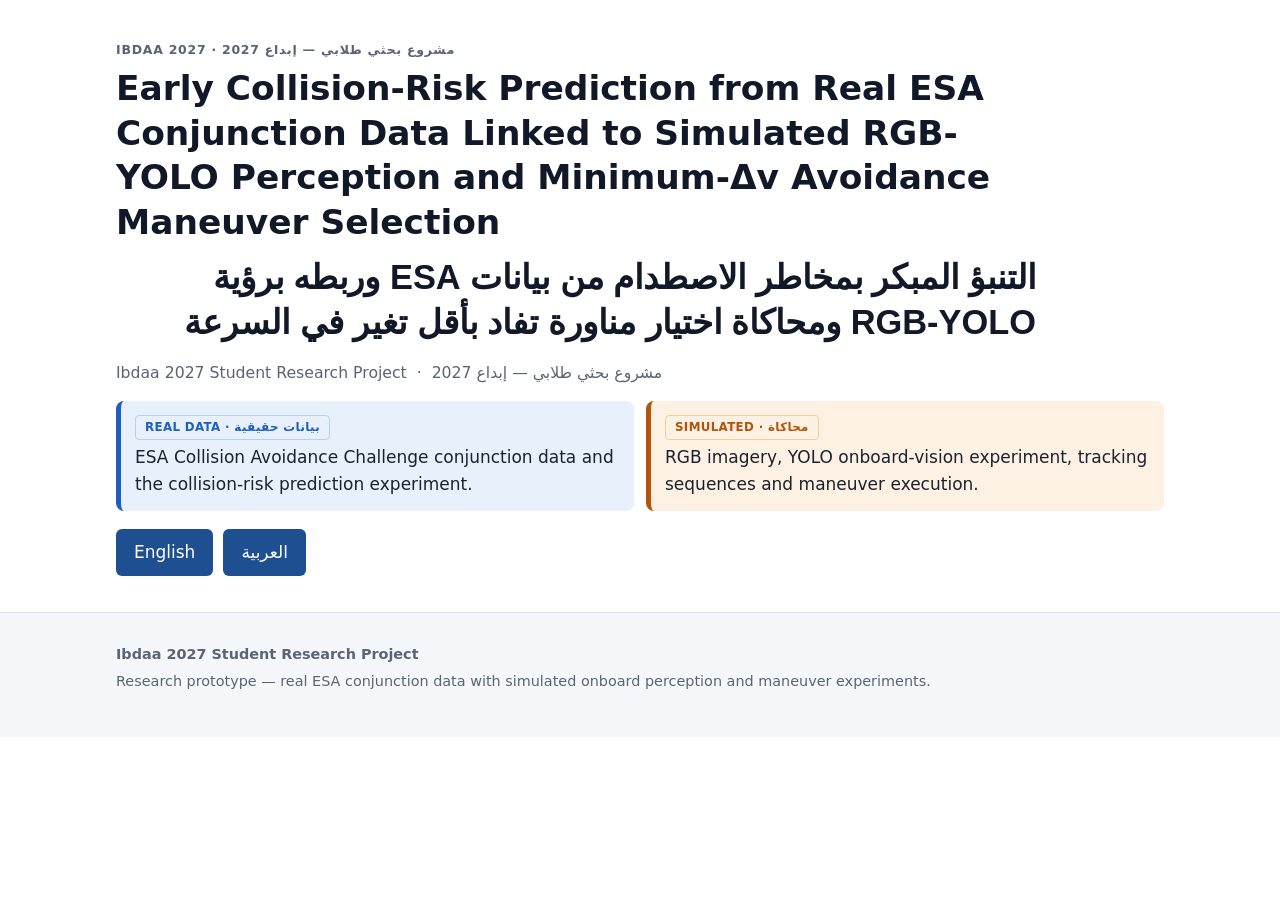
<file: index.html>
<!doctype html>
<html lang="en" dir="ltr">
<head>
<meta charset="utf-8">
<meta name="viewport" content="width=device-width, initial-scale=1">
<title>Early Collision-Risk Prediction from Real ESA Conjunction Data Linked to Simulated RGB-YOLO Perception and Minimum-Δv Avoidance Maneuver Selection</title>
<meta name="description" content="Student research prototype: real ESA conjunction data for early collision-risk prediction, linked to simulated onboard RGB-YOLO perception, tracking and minimum-Δv avoidance maneuver selection.">
<meta name="author" content="Ibdaa 2027 Student Research Project">
<link rel="stylesheet" href="assets/css/style.css">
</head>
<body>
<main><section class="hero"><div class="wrap">
<div class="kicker">Ibdaa 2027 · مشروع بحثي طلابي — إبداع 2027</div>
<h1>Early Collision-Risk Prediction from Real ESA Conjunction Data Linked to Simulated RGB-YOLO Perception and Minimum-Δv Avoidance Maneuver Selection</h1>
<h1 lang="ar" dir="rtl" style="font-family:var(--font-ar)">التنبؤ المبكر بمخاطر الاصطدام من بيانات ESA وربطه برؤية RGB-YOLO ومحاكاة اختيار مناورة تفاد بأقل تغير في السرعة</h1>
<p class="attribution">Ibdaa 2027 Student Research Project &nbsp;·&nbsp; <span lang="ar">مشروع بحثي طلابي — إبداع 2027</span></p>
<div class="disclosure">
<div class="real-box"><span class="tag real">REAL DATA · بيانات حقيقية</span><p>ESA Collision Avoidance Challenge conjunction data and the collision-risk prediction experiment.</p></div>
<div class="sim-box"><span class="tag sim">SIMULATED · محاكاة</span><p>RGB imagery, YOLO onboard-vision experiment, tracking sequences and maneuver execution.</p></div>
</div>
<div class="btn-row"><a class="btn" href="en/" hreflang="en">English</a><a class="btn" href="ar/" hreflang="ar" lang="ar">العربية</a></div>
</div></section></main>
<footer><div class="wrap"><p><strong>Ibdaa 2027 Student Research Project</strong></p>
<p>Research prototype — real ESA conjunction data with simulated onboard perception and maneuver experiments.</p></div></footer>
</body>
</html>
</file>
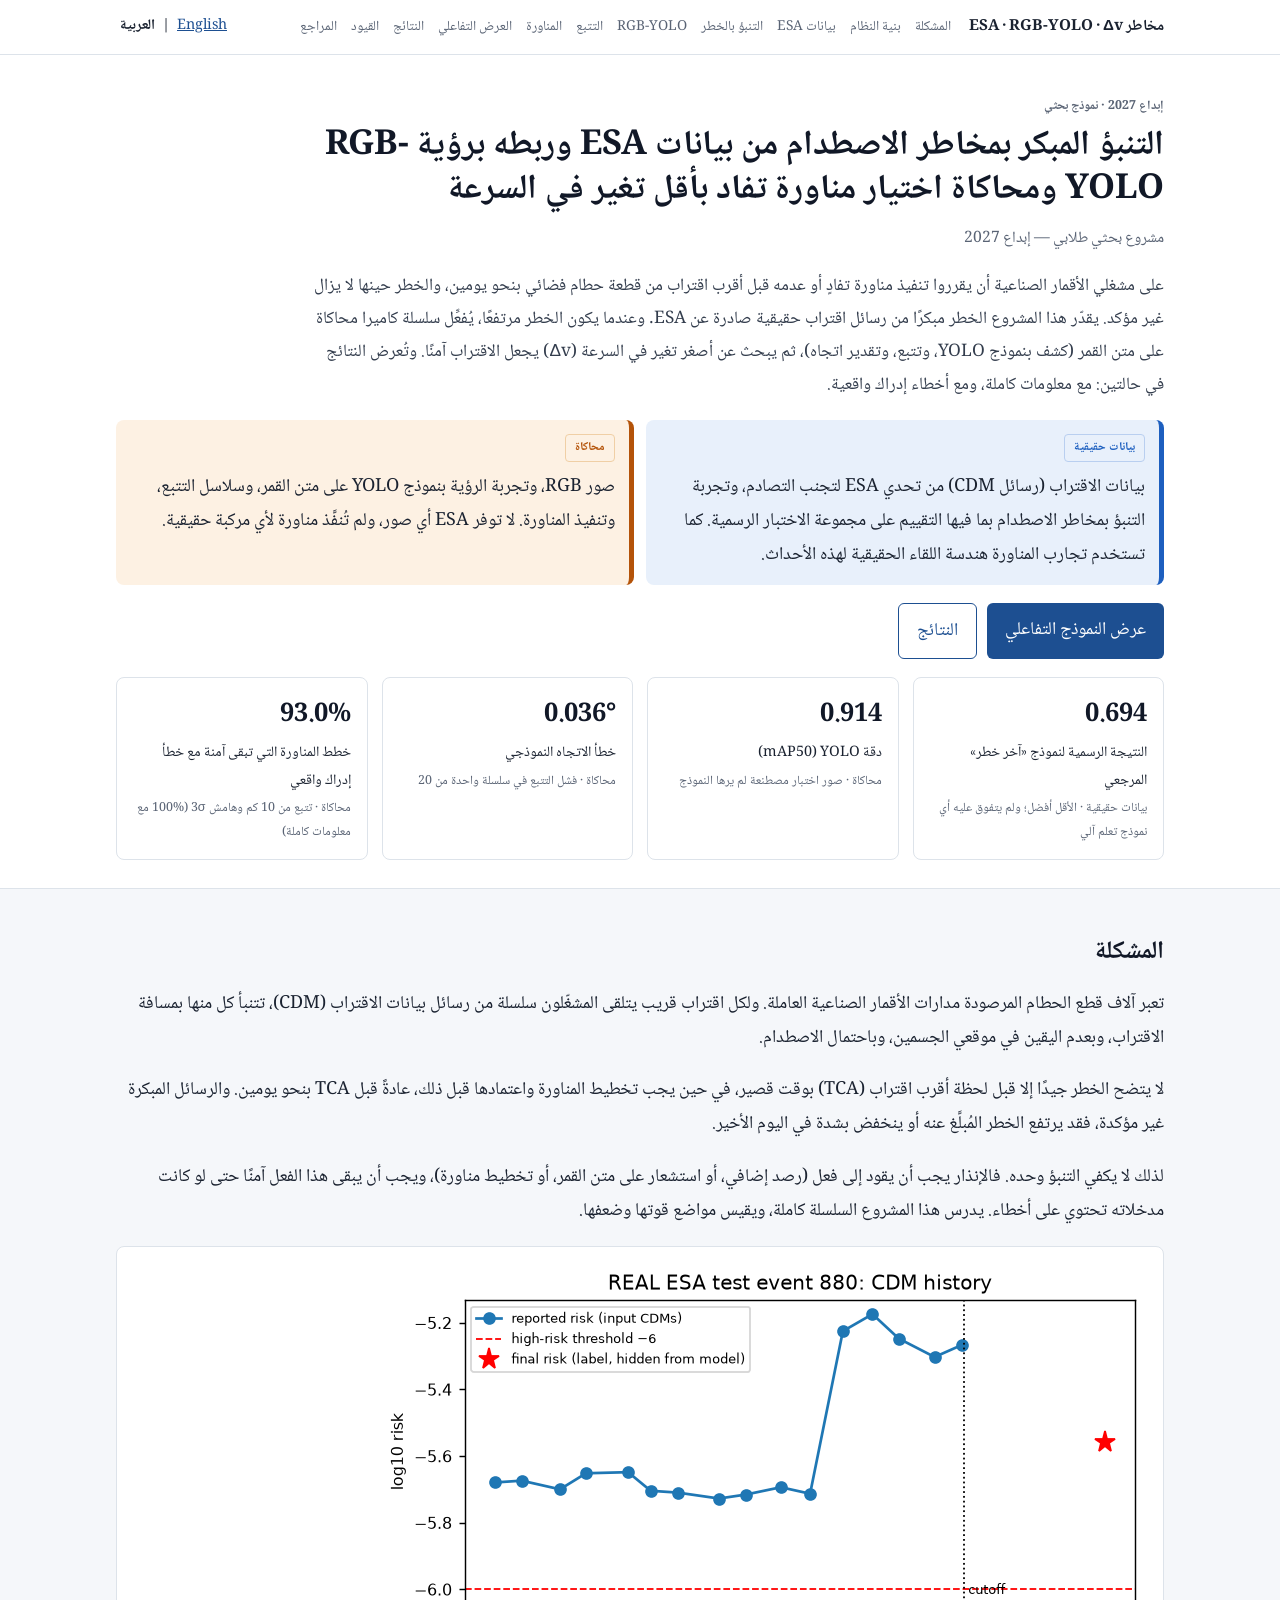
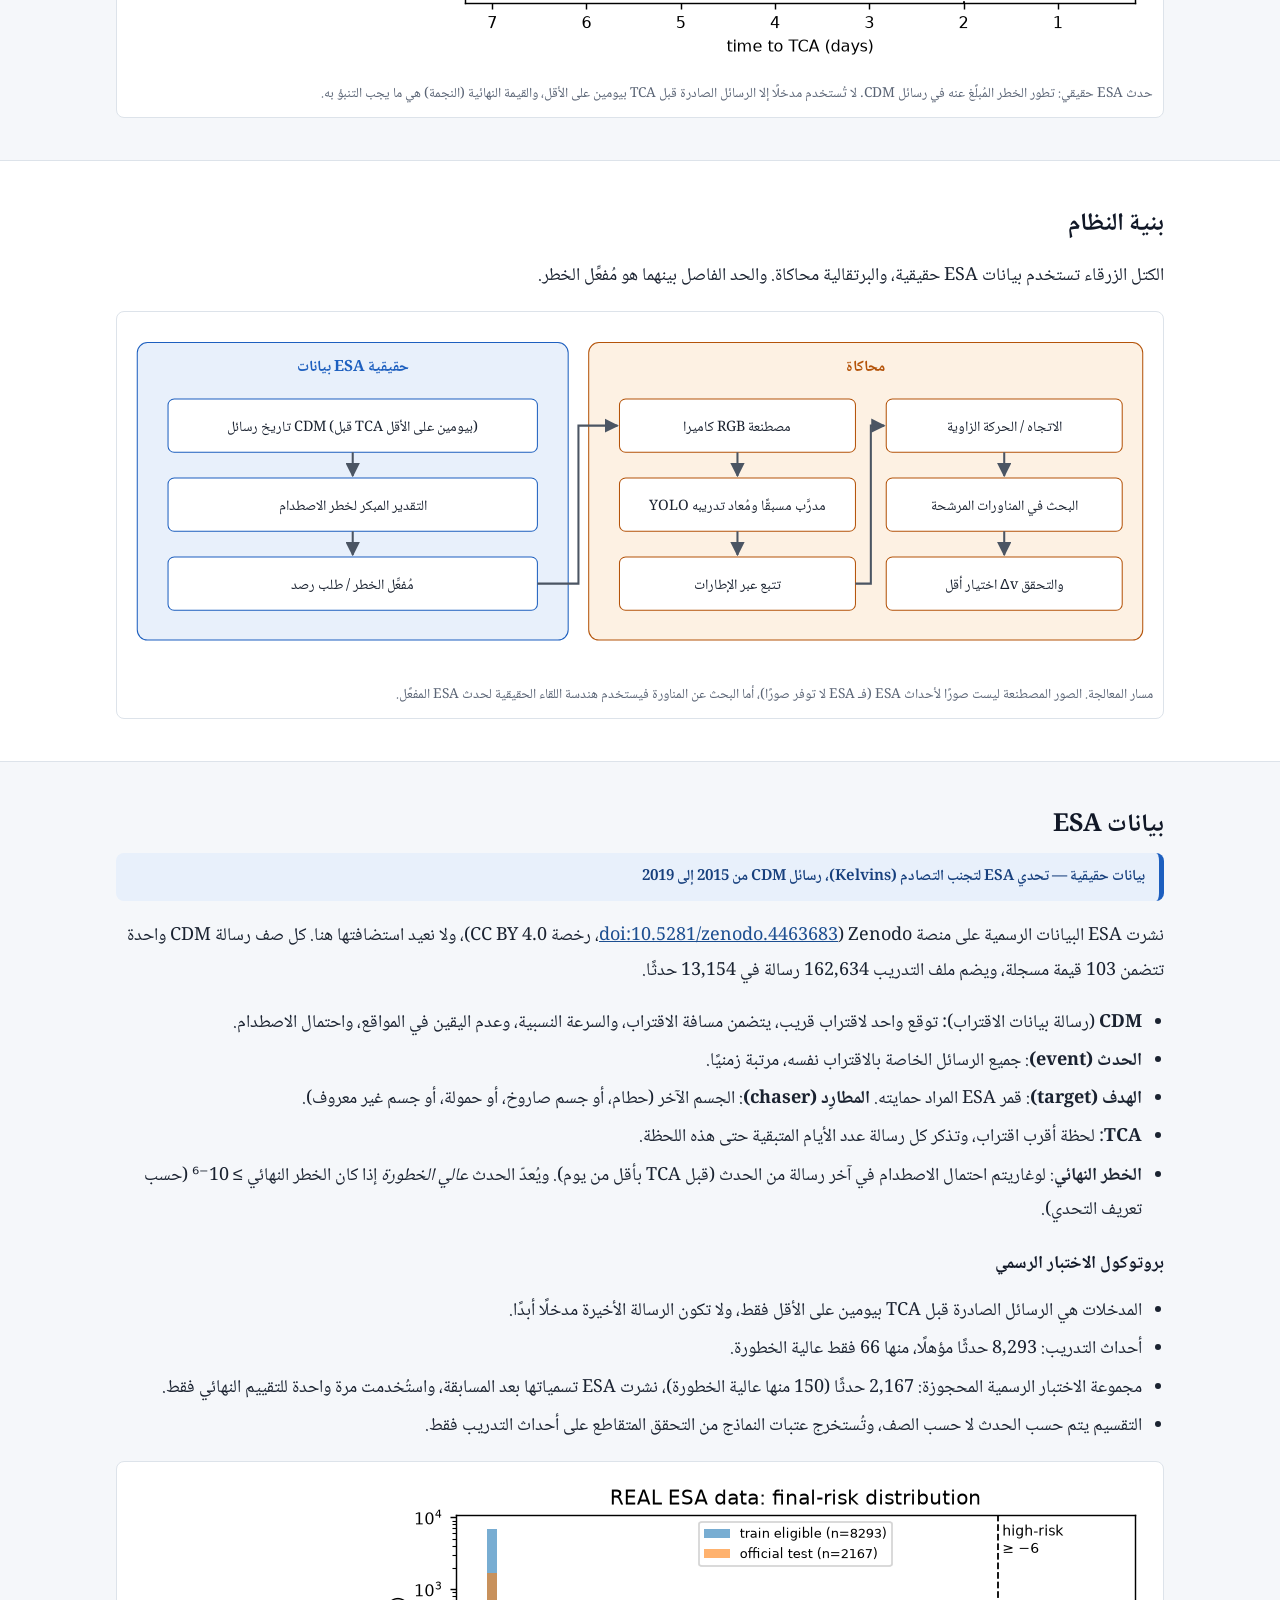
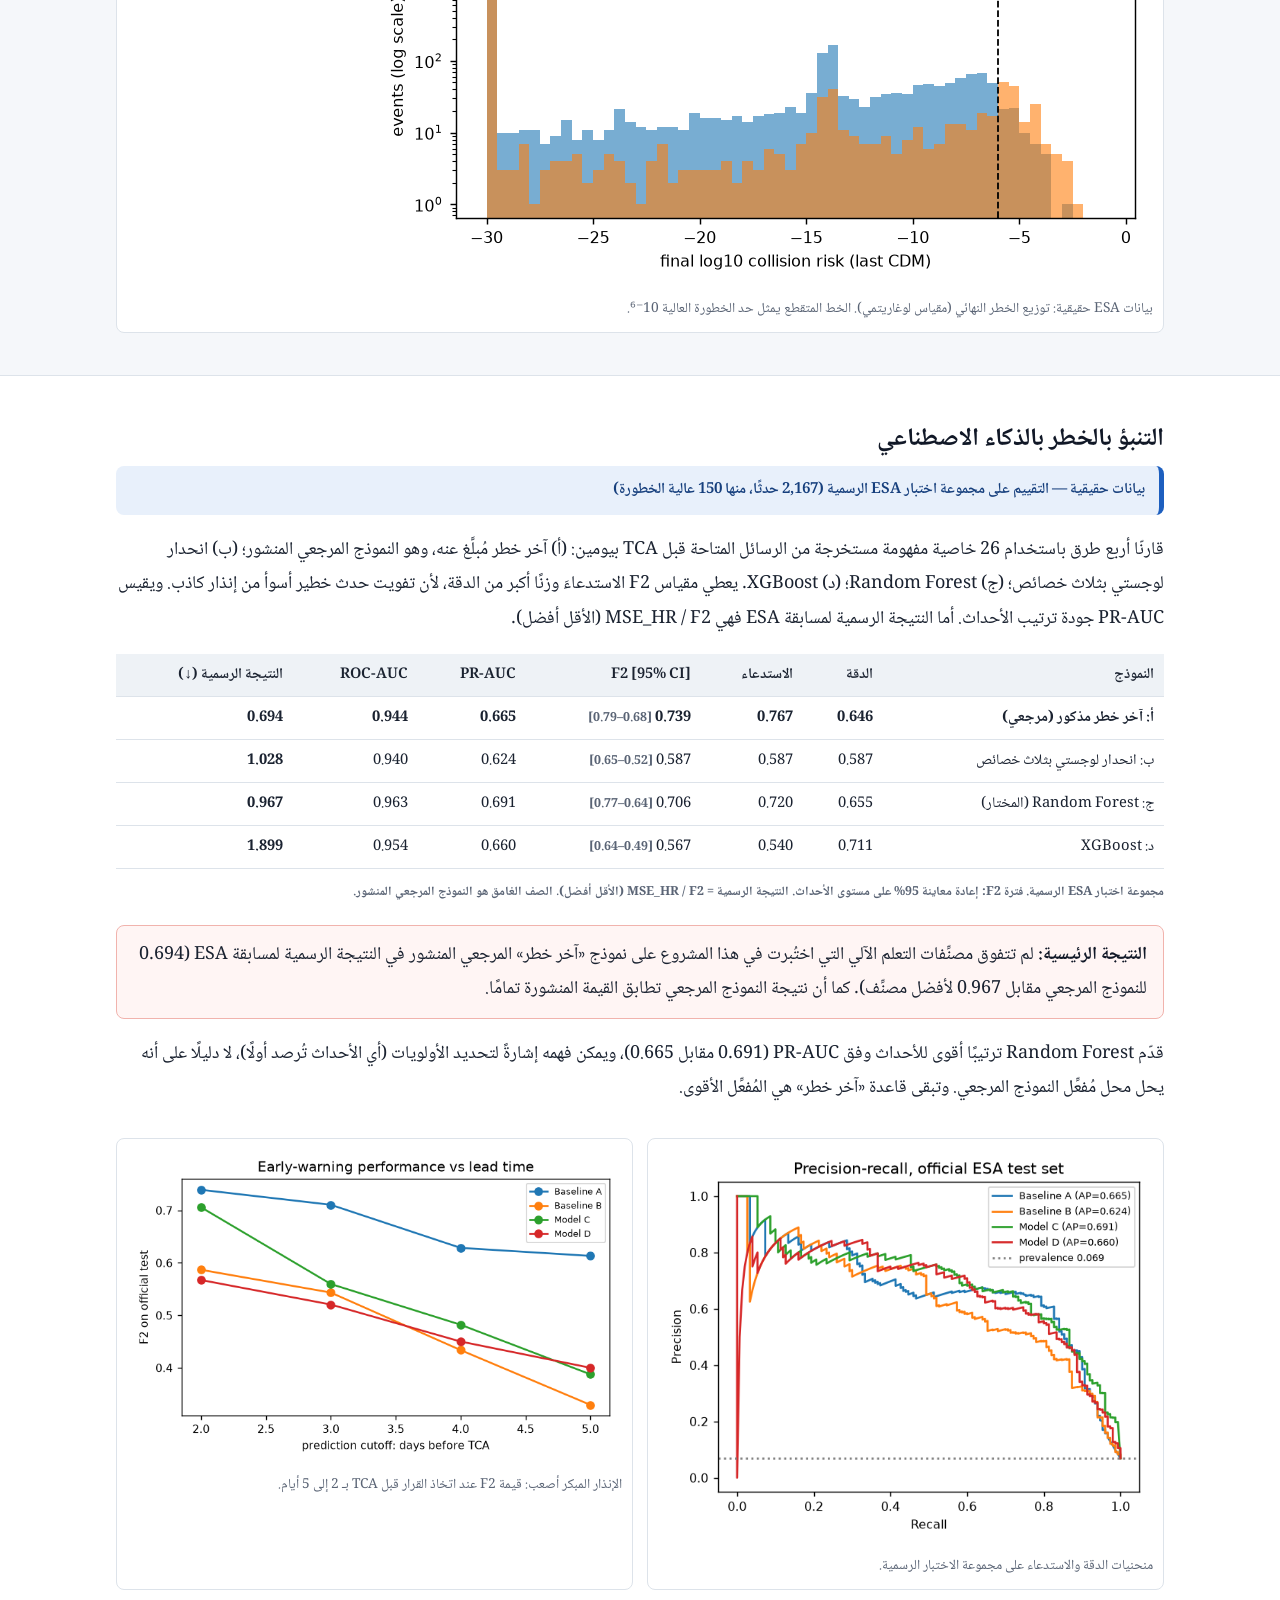
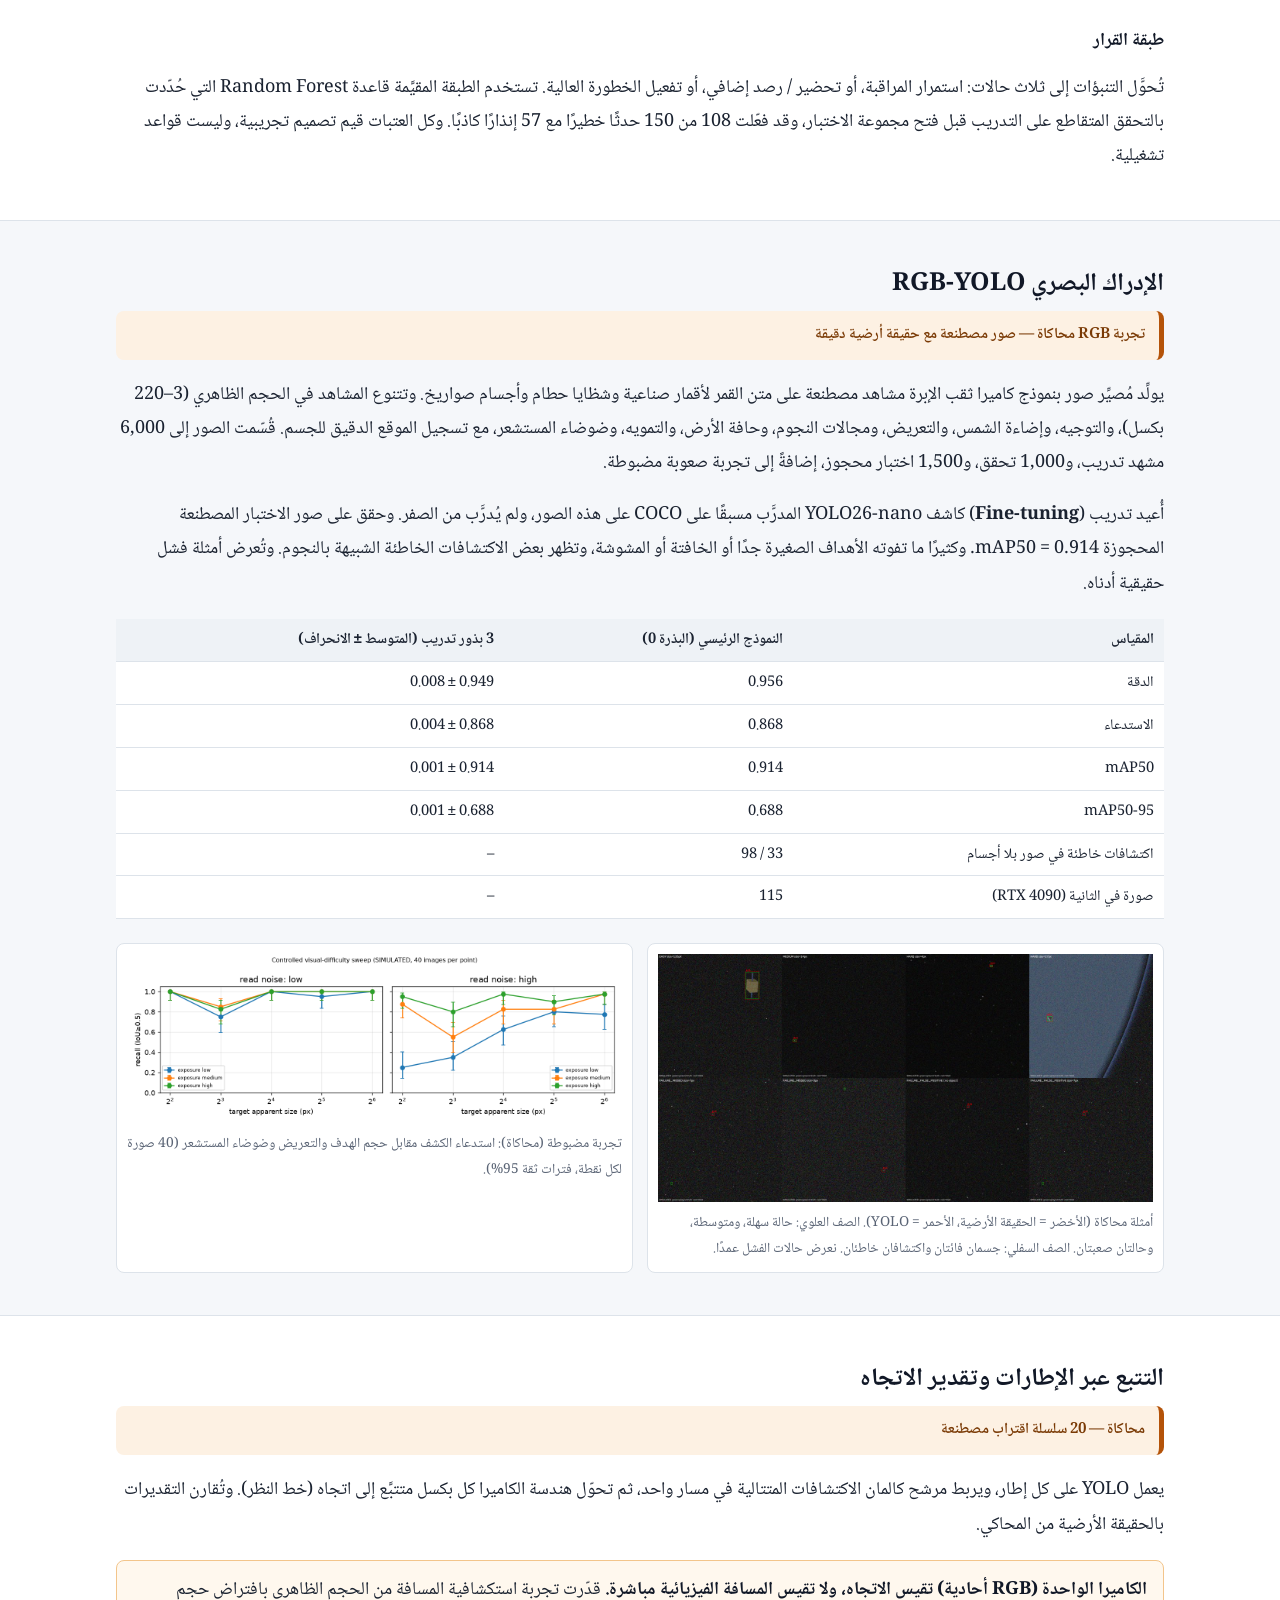
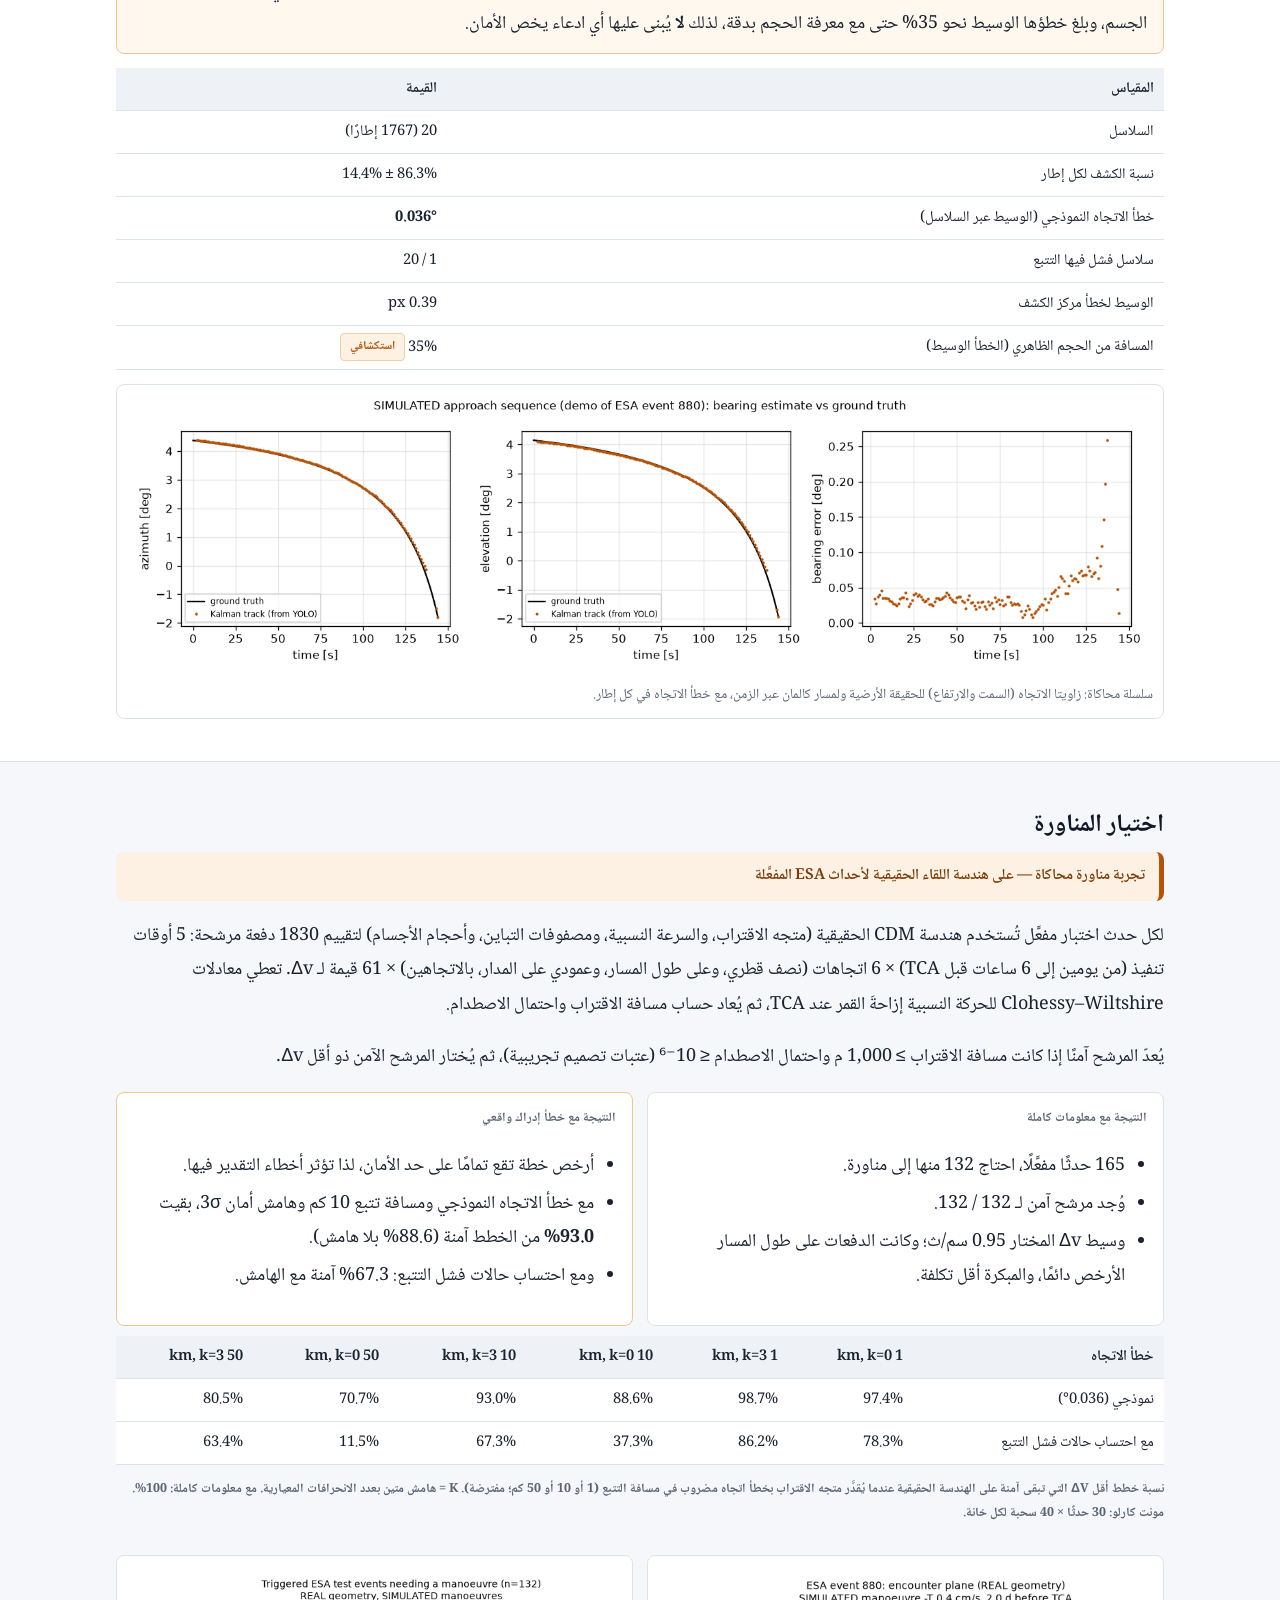
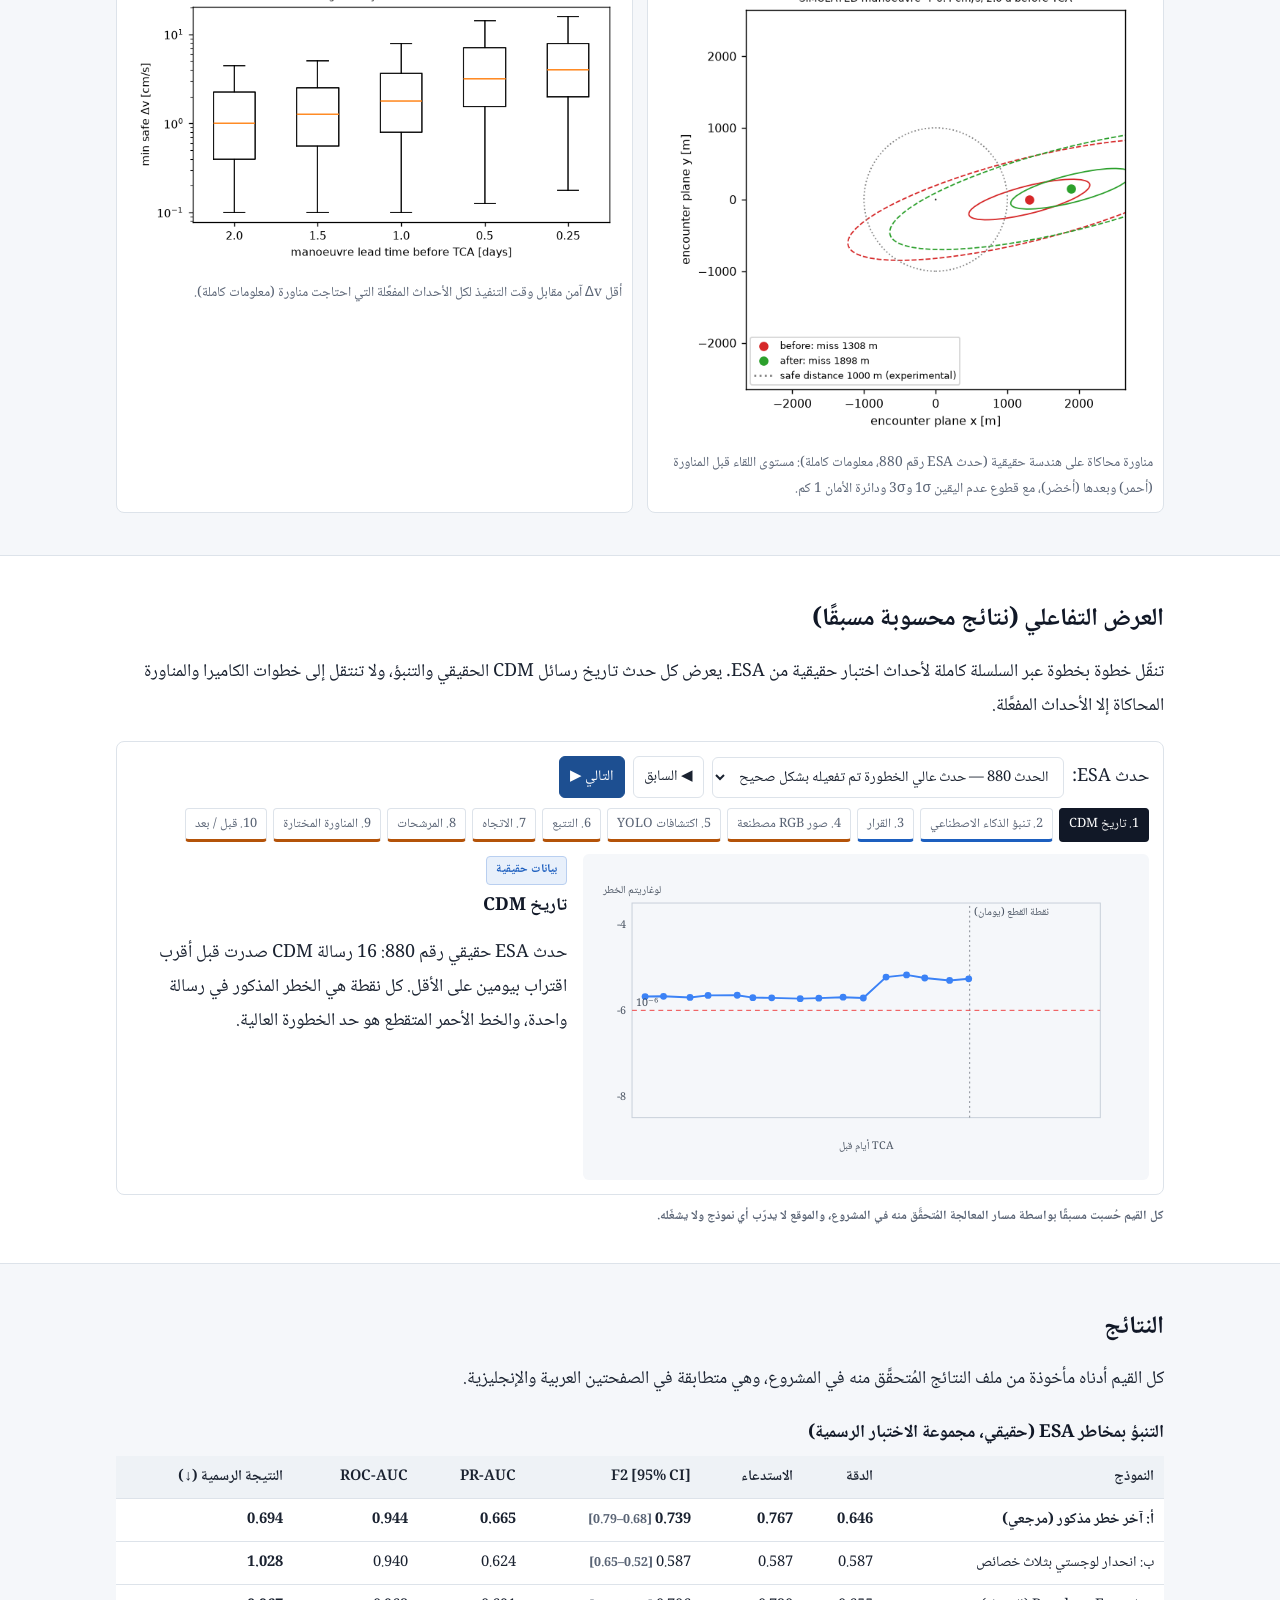
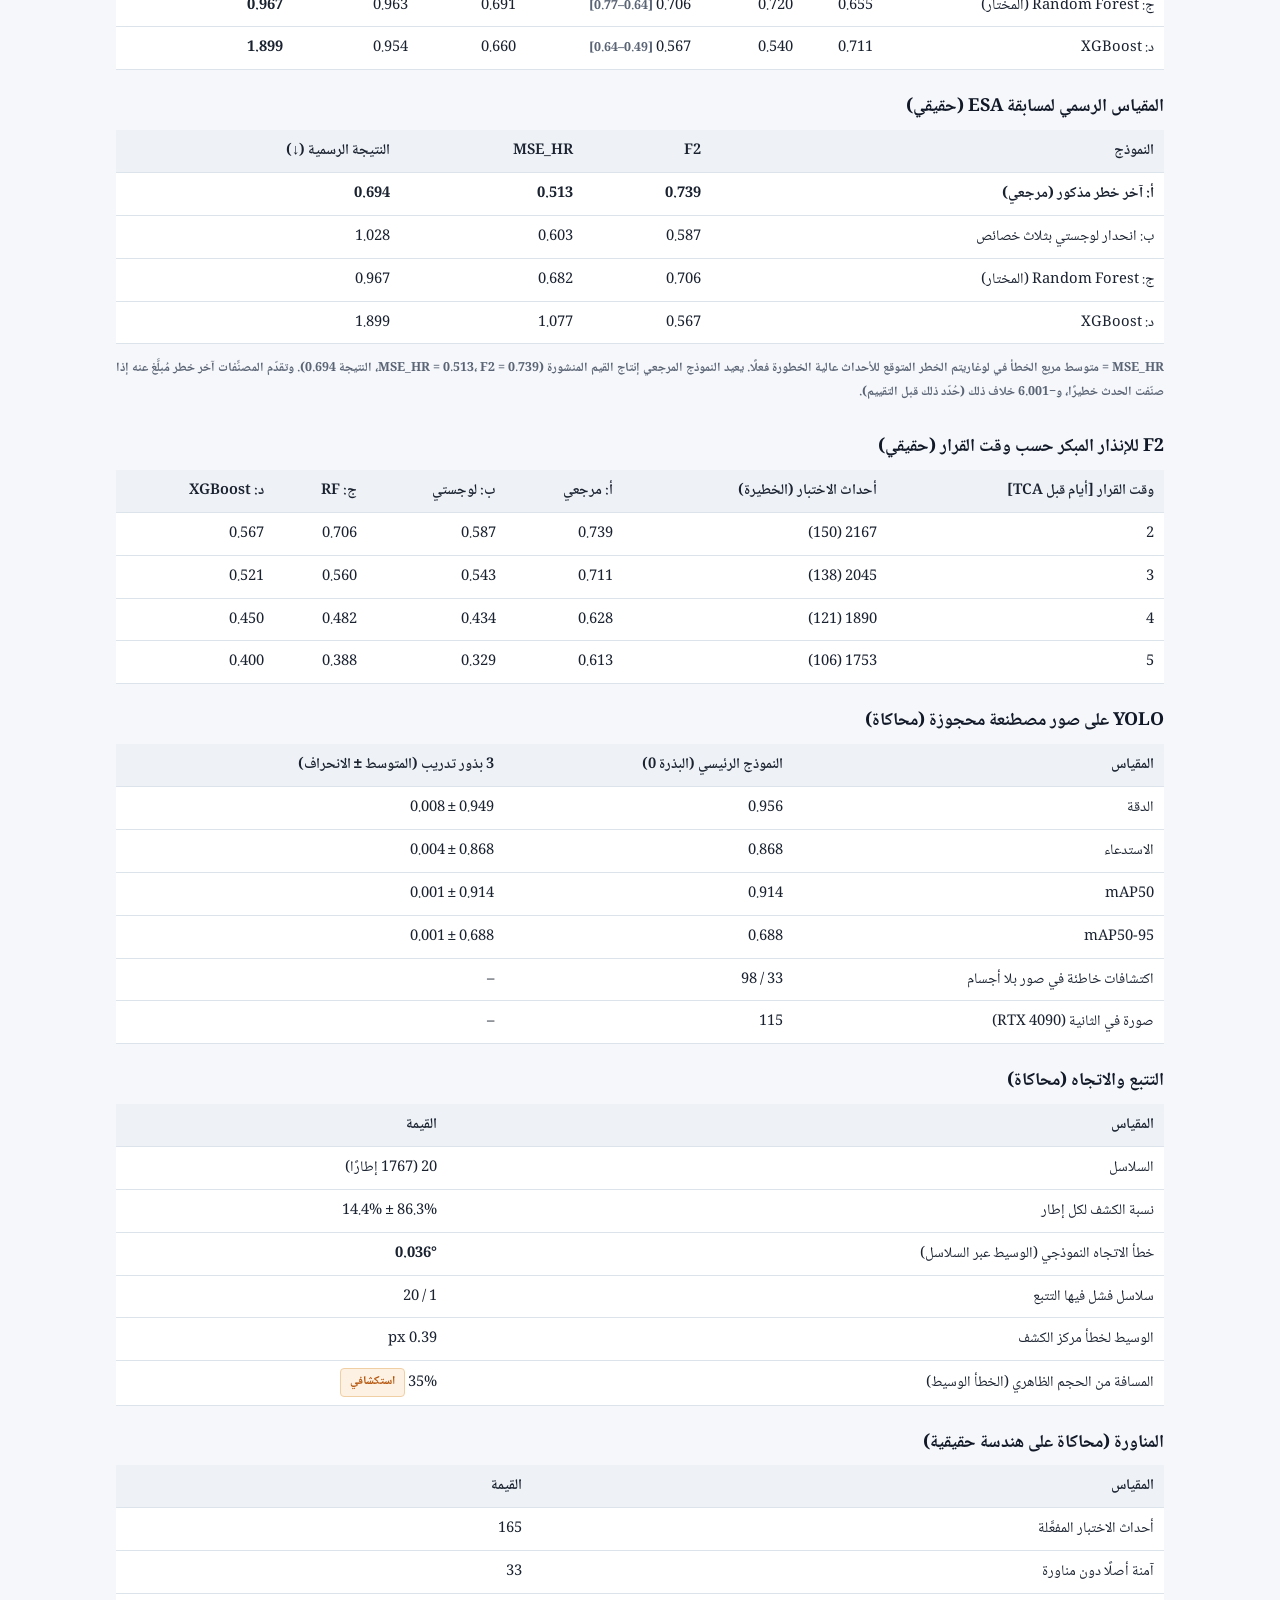
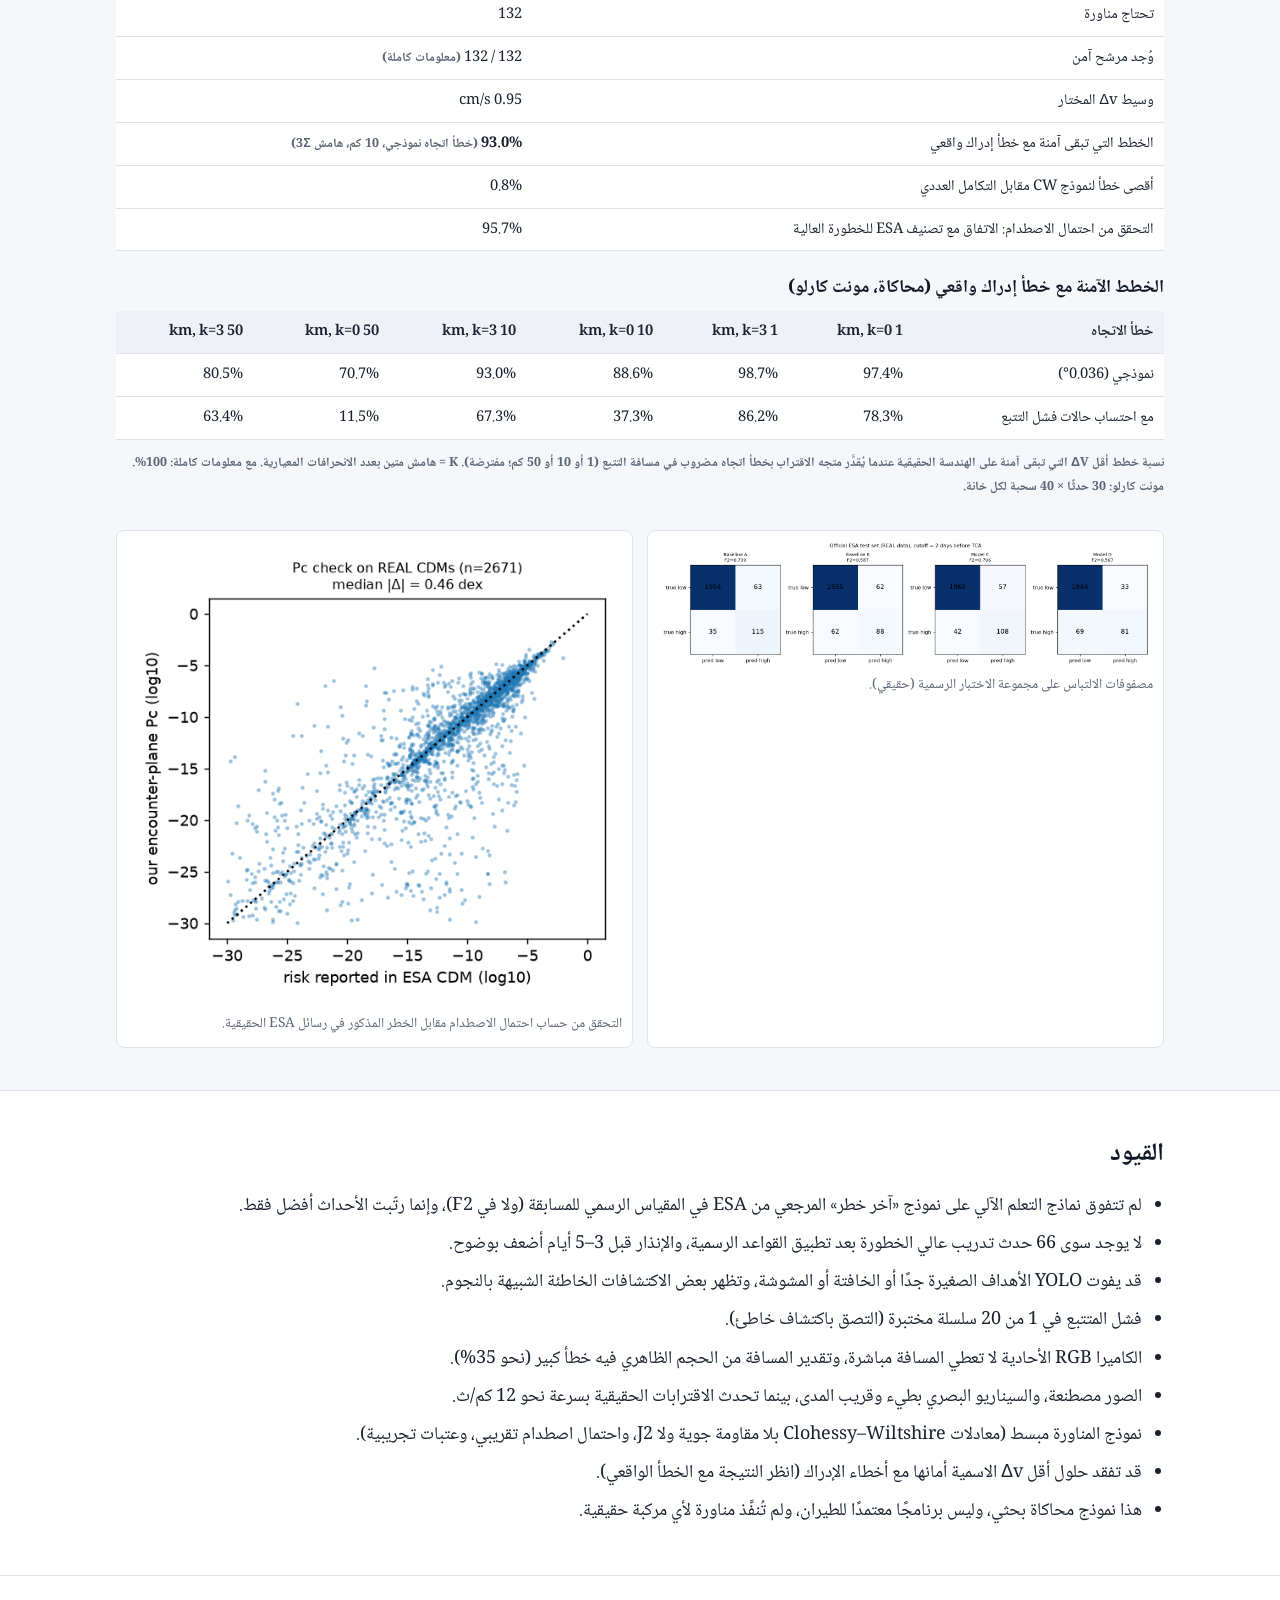
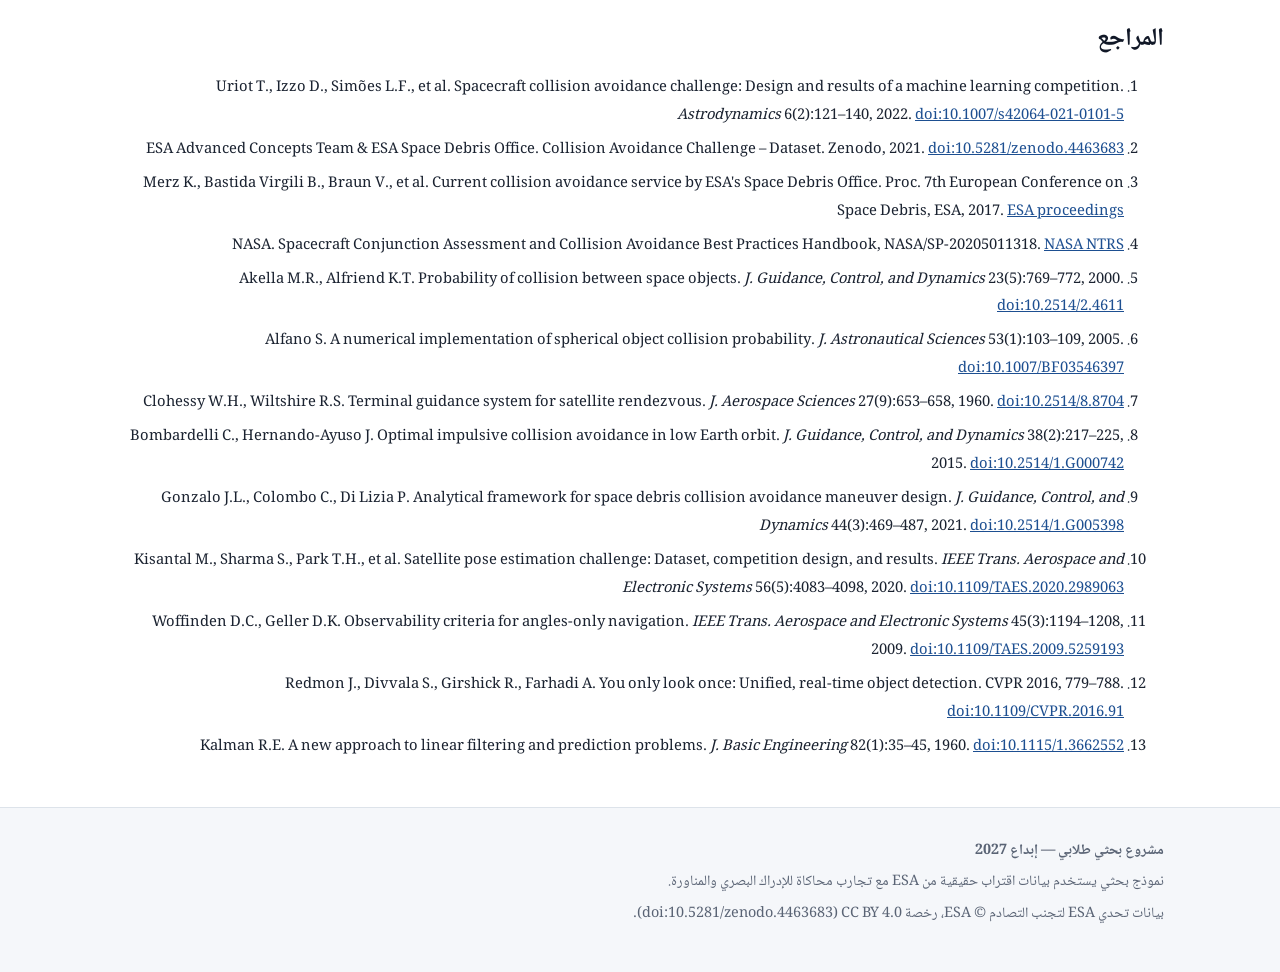
<file: ar/index.html>
<!doctype html>
<html lang="ar" dir="rtl">
<head>
<meta charset="utf-8">
<meta name="viewport" content="width=device-width, initial-scale=1">
<title>التنبؤ المبكر بمخاطر الاصطدام من بيانات ESA وربطه برؤية RGB-YOLO ومحاكاة اختيار مناورة تفاد بأقل تغير في السرعة</title>
<meta name="description" content="نموذج بحثي طلابي: بيانات اقتراب حقيقية من ESA للتنبؤ المبكر بمخاطر الاصطدام، مرتبطة بمحاكاة إدراك بصري على متن القمر (RGB-YOLO) وتتبع واختيار مناورة تفادٍ بأقل تغير في السرعة.">
<meta name="author" content="Ibdaa 2027 Student Research Project">
<link rel="alternate" hreflang="en" href="../en/">
<link rel="alternate" hreflang="ar" href="../ar/">
<link rel="preconnect" href="https://fonts.googleapis.com">
<link rel="preconnect" href="https://fonts.gstatic.com" crossorigin>
<link rel="stylesheet" href="https://fonts.googleapis.com/css2?family=Source+Sans+3:wght@400;600;700&family=Noto+Naskh+Arabic:wght@400;600;700&display=swap">
<link rel="stylesheet" href="../assets/css/style.css">
<link rel="icon" href="data:image/svg+xml,%3Csvg xmlns='http://www.w3.org/2000/svg' viewBox='0 0 32 32'%3E%3Ccircle cx='16' cy='16' r='5' fill='%231d4f91'/%3E%3Cellipse cx='16' cy='16' rx='14' ry='5' fill='none' stroke='%23b45309' stroke-width='2'/%3E%3C/svg%3E">
</head>
<body>
<header class="top"><div class="wrap">
  <a class="brand" href="#home" data-i18n="nav.brand"></a>
  <nav class="sections" aria-label="sections">
    <a href="#problem" data-i18n="nav.problem"></a><a href="#architecture" data-i18n="nav.architecture"></a>
    <a href="#data" data-i18n="nav.data"></a><a href="#prediction" data-i18n="nav.prediction"></a>
    <a href="#vision" data-i18n="nav.vision"></a><a href="#tracking" data-i18n="nav.tracking"></a>
    <a href="#maneuver" data-i18n="nav.maneuver"></a><a href="#demo-section" data-i18n="nav.demo"></a>
    <a href="#results" data-i18n="nav.results"></a><a href="#limitations" data-i18n="nav.limitations"></a>
    <a href="#references" data-i18n="nav.references"></a>
  </nav>
  <div class="lang"><a href="../en/" lang="en" hreflang="en">English</a> | <span class="current" lang="ar">العربية</span></div>
</div></header>

<main>
<!-- 1. HOME -->
<section class="hero" id="home"><div class="wrap">
  <div class="kicker" data-i18n="home.kicker"></div>
  <h1 data-i18n="home.title"></h1>
  <div class="attribution" data-i18n="home.attribution"></div>
  <p class="lead" data-i18n="home.lead"></p>
  <div class="disclosure">
    <div class="real-box"><span class="tag real" data-i18n="tag.real"></span><p data-i18n="home.real"></p></div>
    <div class="sim-box"><span class="tag sim" data-i18n="tag.sim"></span><p data-i18n="home.sim"></p></div>
  </div>
  <div class="btn-row">
    <a class="btn" href="#demo-section" data-i18n="home.cta_demo"></a>
    <a class="btn secondary" href="#results" data-i18n="home.cta_results"></a>
  </div>
  <div class="grid k4" style="margin-top:18px">
    <div class="card stat"><div class="v" data-stat="official_metric.A_latest_risk_baseline.score_MSE_HR_over_F2|3"></div><div class="k" data-i18n="home.k1"></div><div class="s" data-i18n="home.s1"></div></div>
    <div class="card stat"><div class="v" data-stat="yolo.test.mAP50|3"></div><div class="k" data-i18n="home.k2"></div><div class="s" data-i18n="home.s2"></div></div>
    <div class="card stat"><div class="v"><span data-stat="tracking.track_bearing_rmse_deg_median_over_sequences|3"></span>°</div><div class="k" data-i18n="home.k3"></div><div class="s" data-i18n="home.s3"></div></div>
    <div class="card stat"><div class="v" data-stat="error_propagation.safe_rate.typical_10km_k3|pct"></div><div class="k" data-i18n="home.k4"></div><div class="s" data-i18n="home.s4"></div></div>
  </div>
</div></section>

<!-- 2. PROBLEM -->
<section id="problem"><div class="wrap">
  <h2 data-i18n="problem.title"></h2>
  <p data-i18n="problem.p1"></p>
  <p data-i18n="problem.p2"></p>
  <p data-i18n="problem.p3"></p>
  <figure><img src="../assets/img/pred_temporal_example.png" alt="" loading="lazy"><figcaption data-i18n="problem.fig"></figcaption></figure>
</div></section>

<!-- 3. ARCHITECTURE -->
<section id="architecture"><div class="wrap">
  <h2 data-i18n="arch.title"></h2>
  <p data-i18n="arch.intro"></p>
  <figure>
  <svg class="arch" viewBox="0 0 1000 330" role="img" aria-labelledby="archcap" direction="ltr">
    <rect x="10" y="20" width="420" height="290" rx="10" fill="#e8f0fb" stroke="#1d5fbf"/>
    <rect x="450" y="20" width="540" height="290" rx="10" fill="#fdf1e3" stroke="#b45309"/>
    <text x="220" y="48" text-anchor="middle" style="font-weight:700;fill:#1d5fbf;font-size:15px" data-i18n="arch.real_zone"></text>
    <text x="720" y="48" text-anchor="middle" style="font-weight:700;fill:#b45309;font-size:15px" data-i18n="arch.sim_zone"></text>
    <g style="font-size:13px">
      <rect x="40" y="75" width="360" height="52" rx="6" fill="#fff" stroke="#1d5fbf"/><text x="220" y="106" text-anchor="middle" style="fill:#1a2230;font-size:14px" data-i18n="arch.b1"></text>
      <rect x="40" y="152" width="360" height="52" rx="6" fill="#fff" stroke="#1d5fbf"/><text x="220" y="183" text-anchor="middle" style="fill:#1a2230;font-size:14px" data-i18n="arch.b2"></text>
      <rect x="40" y="229" width="360" height="52" rx="6" fill="#fff" stroke="#1d5fbf"/><text x="220" y="260" text-anchor="middle" style="fill:#1a2230;font-size:14px" data-i18n="arch.b3"></text>
      <rect x="480" y="75" width="230" height="52" rx="6" fill="#fff" stroke="#b45309"/><text x="595" y="106" text-anchor="middle" style="fill:#1a2230;font-size:14px" data-i18n="arch.b4"></text>
      <rect x="480" y="152" width="230" height="52" rx="6" fill="#fff" stroke="#b45309"/><text x="595" y="183" text-anchor="middle" style="fill:#1a2230;font-size:14px" data-i18n="arch.b5"></text>
      <rect x="480" y="229" width="230" height="52" rx="6" fill="#fff" stroke="#b45309"/><text x="595" y="260" text-anchor="middle" style="fill:#1a2230;font-size:14px" data-i18n="arch.b6"></text>
      <rect x="740" y="75" width="230" height="52" rx="6" fill="#fff" stroke="#b45309"/><text x="855" y="106" text-anchor="middle" style="fill:#1a2230;font-size:14px" data-i18n="arch.b7"></text>
      <rect x="740" y="152" width="230" height="52" rx="6" fill="#fff" stroke="#b45309"/><text x="855" y="183" text-anchor="middle" style="fill:#1a2230;font-size:14px" data-i18n="arch.b8"></text>
      <rect x="740" y="229" width="230" height="52" rx="6" fill="#fff" stroke="#b45309"/><text x="855" y="260" text-anchor="middle" style="fill:#1a2230;font-size:14px" data-i18n="arch.b9"></text>
    </g>
    <g stroke="#4b5563" stroke-width="2" fill="none" marker-end="url(#ah)">
      <path d="M220 127 V150"/><path d="M220 204 V227"/>
      <path d="M400 255 H440 V101 H478"/>
      <path d="M595 127 V150"/><path d="M595 204 V227"/>
      <path d="M710 255 H725 V101 H738"/>
      <path d="M855 127 V150"/><path d="M855 204 V227"/>
    </g>
    <defs><marker id="ah" viewBox="0 0 10 10" refX="9" refY="5" markerWidth="7" markerHeight="7" orient="auto"><path d="M0 0 L10 5 L0 10z" fill="#4b5563"/></marker></defs>
  </svg>
  <figcaption id="archcap" data-i18n="arch.caption"></figcaption>
  </figure>
</div></section>

<!-- 4. ESA DATA -->
<section id="data"><div class="wrap">
  <h2 data-i18n="data.title"></h2>
  <div class="banner real" data-i18n="data.banner"></div>
  <p data-i18n="data.p1"></p>
  <ul class="clean" data-list="data.terms"></ul>
  <h3 data-i18n="data.protocol_title"></h3>
  <ul class="clean" data-list="data.protocol"></ul>
  <figure><img src="../assets/img/pred_risk_distribution.png" alt="" loading="lazy"><figcaption data-i18n="data.fig"></figcaption></figure>
</div></section>

<!-- 5. PREDICTION -->
<section id="prediction"><div class="wrap">
  <h2 data-i18n="pred.title"></h2>
  <div class="banner real" data-i18n="pred.banner"></div>
  <p data-i18n="pred.p1"></p>
  <div class="table-wrap" id="pred-table"></div>
  <div class="callout neg"><strong data-i18n="pred.neg_title"></strong> <span data-i18n="pred.neg"></span></div>
  <p data-i18n="pred.roles"></p>
  <div class="grid k2">
    <figure><img src="../assets/img/pred_pr_curves.png" alt="" loading="lazy"><figcaption data-i18n="pred.fig_pr"></figcaption></figure>
    <figure><img src="../assets/img/pred_early_warning.png" alt="" loading="lazy"><figcaption data-i18n="pred.fig_early"></figcaption></figure>
  </div>
  <h3 data-i18n="pred.decision_title"></h3>
  <p data-i18n="pred.decision_p"></p>
</div></section>

<!-- 6. RGB-YOLO -->
<section id="vision"><div class="wrap">
  <h2 data-i18n="vision.title"></h2>
  <div class="banner sim" data-i18n="vision.banner"></div>
  <p data-i18n="vision.p1"></p>
  <p data-i18n="vision.p2"></p>
  <div class="table-wrap" id="yolo-table"></div>
  <div class="grid k2">
    <figure><img src="../assets/img/yolo_examples.jpg" alt="" loading="lazy"><figcaption data-i18n="vision.fig_examples"></figcaption></figure>
    <figure><img src="../assets/img/yolo_sweep.png" alt="" loading="lazy"><figcaption data-i18n="vision.fig_sweep"></figcaption></figure>
  </div>
</div></section>

<!-- 7. TRACKING -->
<section id="tracking"><div class="wrap">
  <h2 data-i18n="tracking.title"></h2>
  <div class="banner sim" data-i18n="tracking.banner"></div>
  <p data-i18n="tracking.p1"></p>
  <div class="callout"><strong data-i18n="tracking.range_title"></strong> <span data-i18n="tracking.range"></span></div>
  <div class="table-wrap" id="track-table"></div>
  <figure><img src="../assets/img/tracking_bearing_event880.png" alt="" loading="lazy"><figcaption data-i18n="tracking.fig"></figcaption></figure>
</div></section>

<!-- 8. MANEUVER -->
<section id="maneuver"><div class="wrap">
  <h2 data-i18n="maneuver.title"></h2>
  <div class="banner sim" data-i18n="maneuver.banner"></div>
  <p data-i18n="maneuver.p1"></p>
  <p data-i18n="maneuver.p2"></p>
  <div class="grid k2">
    <div class="card"><div class="kicker" data-i18n="maneuver.perfect_title"></div><ul class="clean" data-list="maneuver.perfect"></ul></div>
    <div class="card" style="border-color:#f3c58b"><div class="kicker" data-i18n="maneuver.real_title"></div><ul class="clean" data-list="maneuver.realistic"></ul></div>
  </div>
  <div class="table-wrap" id="prop-table"></div>
  <div class="grid k2">
    <figure><img src="../assets/img/maneuver_encounter_plane.png" alt="" loading="lazy"><figcaption data-i18n="maneuver.fig_plane"></figcaption></figure>
    <figure><img src="../assets/img/maneuver_dv_vs_lead_time.png" alt="" loading="lazy"><figcaption data-i18n="maneuver.fig_lead"></figcaption></figure>
  </div>
</div></section>

<!-- 9. DEMO -->
<section id="demo-section"><div class="wrap">
  <h2 data-i18n="demo.title"></h2>
  <p data-i18n="demo.intro"></p>
  <div class="demo" id="demo">
    <div class="demo-controls">
      <label for="demo-event" data-i18n="demo.choose"></label>
      <select id="demo-event"></select>
      <button id="demo-prev" data-i18n="demo.prev"></button>
      <button id="demo-next" class="primary" data-i18n="demo.next"></button>
    </div>
    <div class="steps" id="demo-steps"></div>
    <div class="stage"><div class="viz" id="demo-viz"></div><div class="explain" id="demo-explain"></div></div>
  </div>
  <p class="kicker" style="margin-top:10px" data-i18n="demo.precomputed"></p>
</div></section>

<!-- 10. RESULTS -->
<section id="results"><div class="wrap">
  <h2 data-i18n="results.title"></h2>
  <p data-i18n="results.intro"></p>
  <h3 data-i18n="results.h_pred"></h3><div class="table-wrap" id="res-pred"></div>
  <h3 data-i18n="results.h_official"></h3><div class="table-wrap" id="res-official"></div>
  <h3 data-i18n="results.h_early"></h3><div class="table-wrap" id="res-early"></div>
  <h3 data-i18n="results.h_yolo"></h3><div class="table-wrap" id="res-yolo"></div>
  <h3 data-i18n="results.h_track"></h3><div class="table-wrap" id="res-track"></div>
  <h3 data-i18n="results.h_man"></h3><div class="table-wrap" id="res-man"></div>
  <h3 data-i18n="results.h_prop"></h3><div class="table-wrap" id="res-prop"></div>
  <div class="grid k2">
    <figure><img src="../assets/img/pred_confusion_matrices.png" alt="" loading="lazy"><figcaption data-i18n="results.fig_cm"></figcaption></figure>
    <figure><img src="../assets/img/maneuver_pc_validation.png" alt="" loading="lazy"><figcaption data-i18n="results.fig_pc"></figcaption></figure>
  </div>
</div></section>

<!-- 11. LIMITATIONS -->
<section id="limitations"><div class="wrap">
  <h2 data-i18n="limits.title"></h2>
  <ul class="clean" data-list="limits.items"></ul>
</div></section>

<!-- optional section, rendered only if its text exists in the language file (e.g. acknowledgements added later) -->
<section id="acknowledgements" hidden><div class="wrap">
  <h2 data-i18n="ack.title"></h2>
  <div data-i18n="ack.body"></div>
</div></section>

<!-- 12. REFERENCES -->
<section id="references"><div class="wrap">
  <h2 data-i18n="refs.title"></h2>
  <ol class="refs" id="ref-list"></ol>
</div></section>
</main>

<footer><div class="wrap">
  <p><strong data-i18n="footer.line1"></strong></p>
  <p data-i18n="footer.line2"></p>
  <p data-i18n="footer.data"></p>
</div></footer>
<script src="../assets/js/app.js"></script>
</body>
</html>
</file>
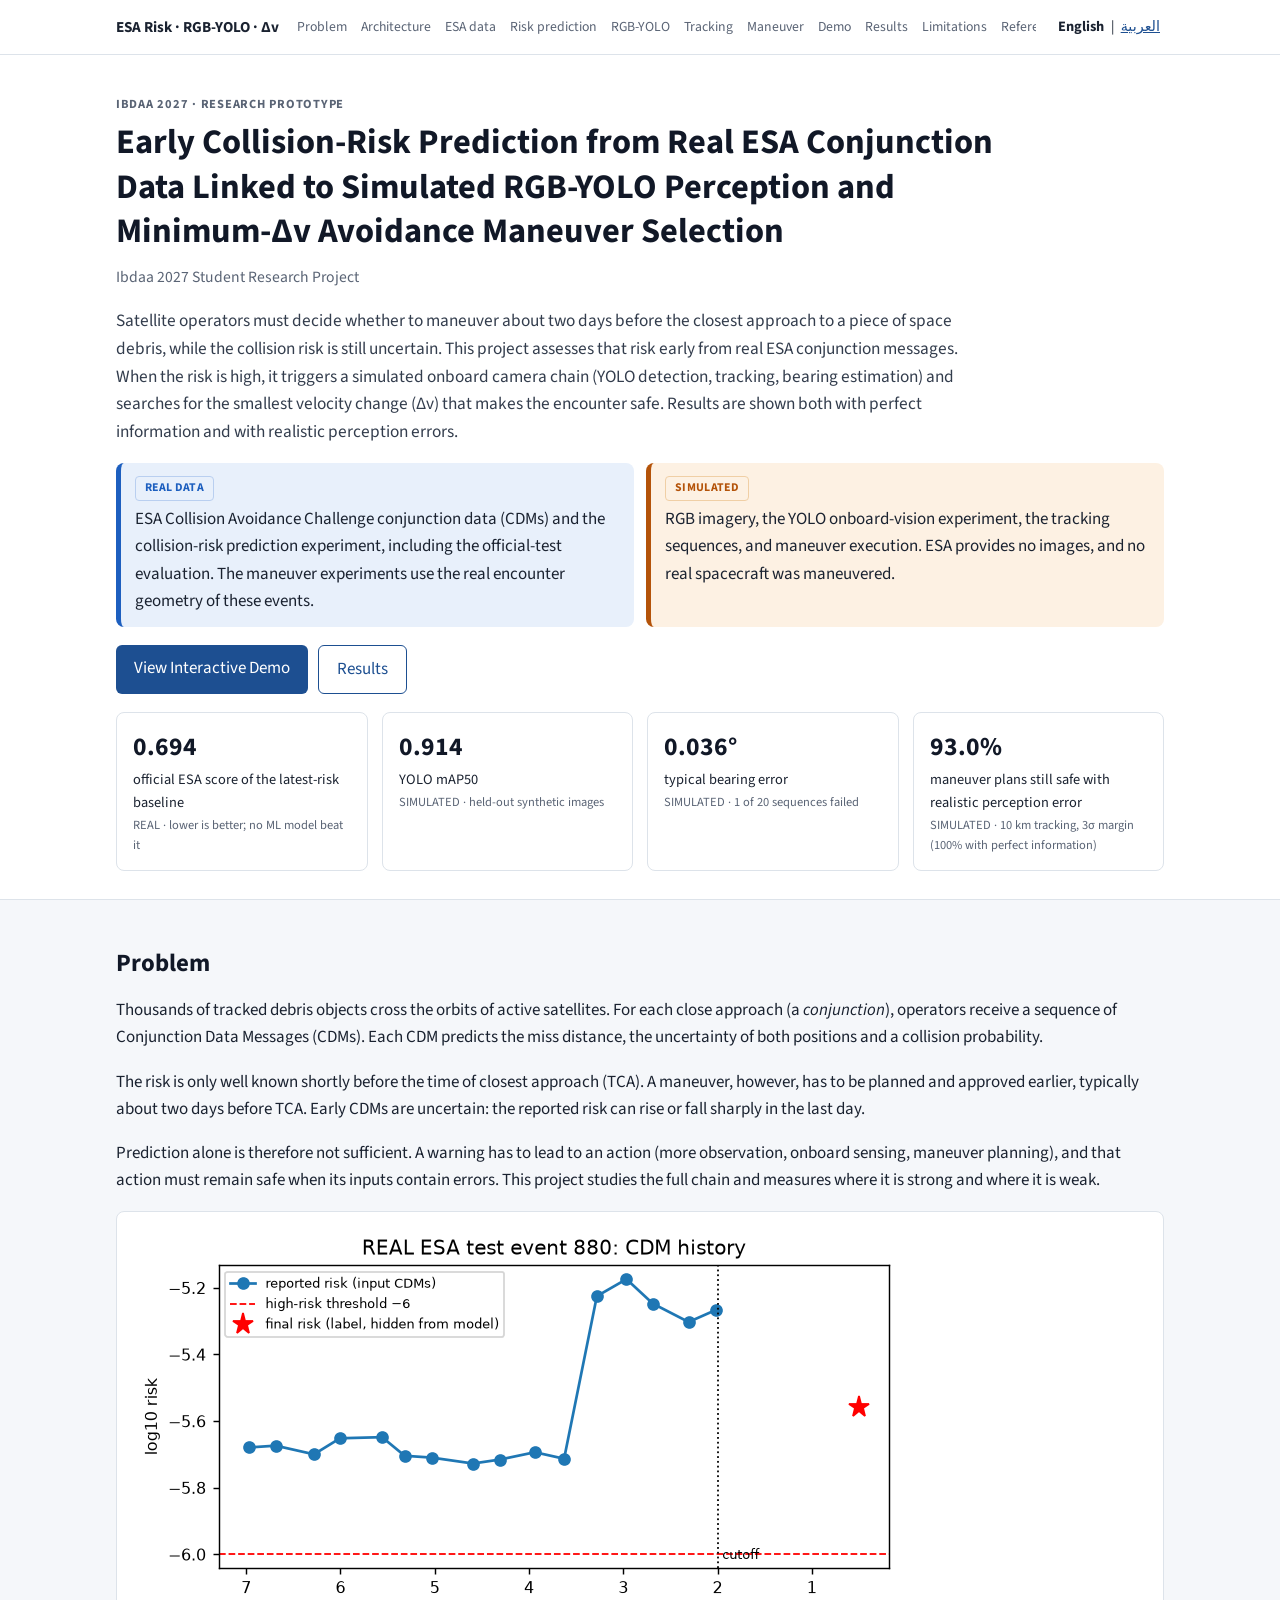
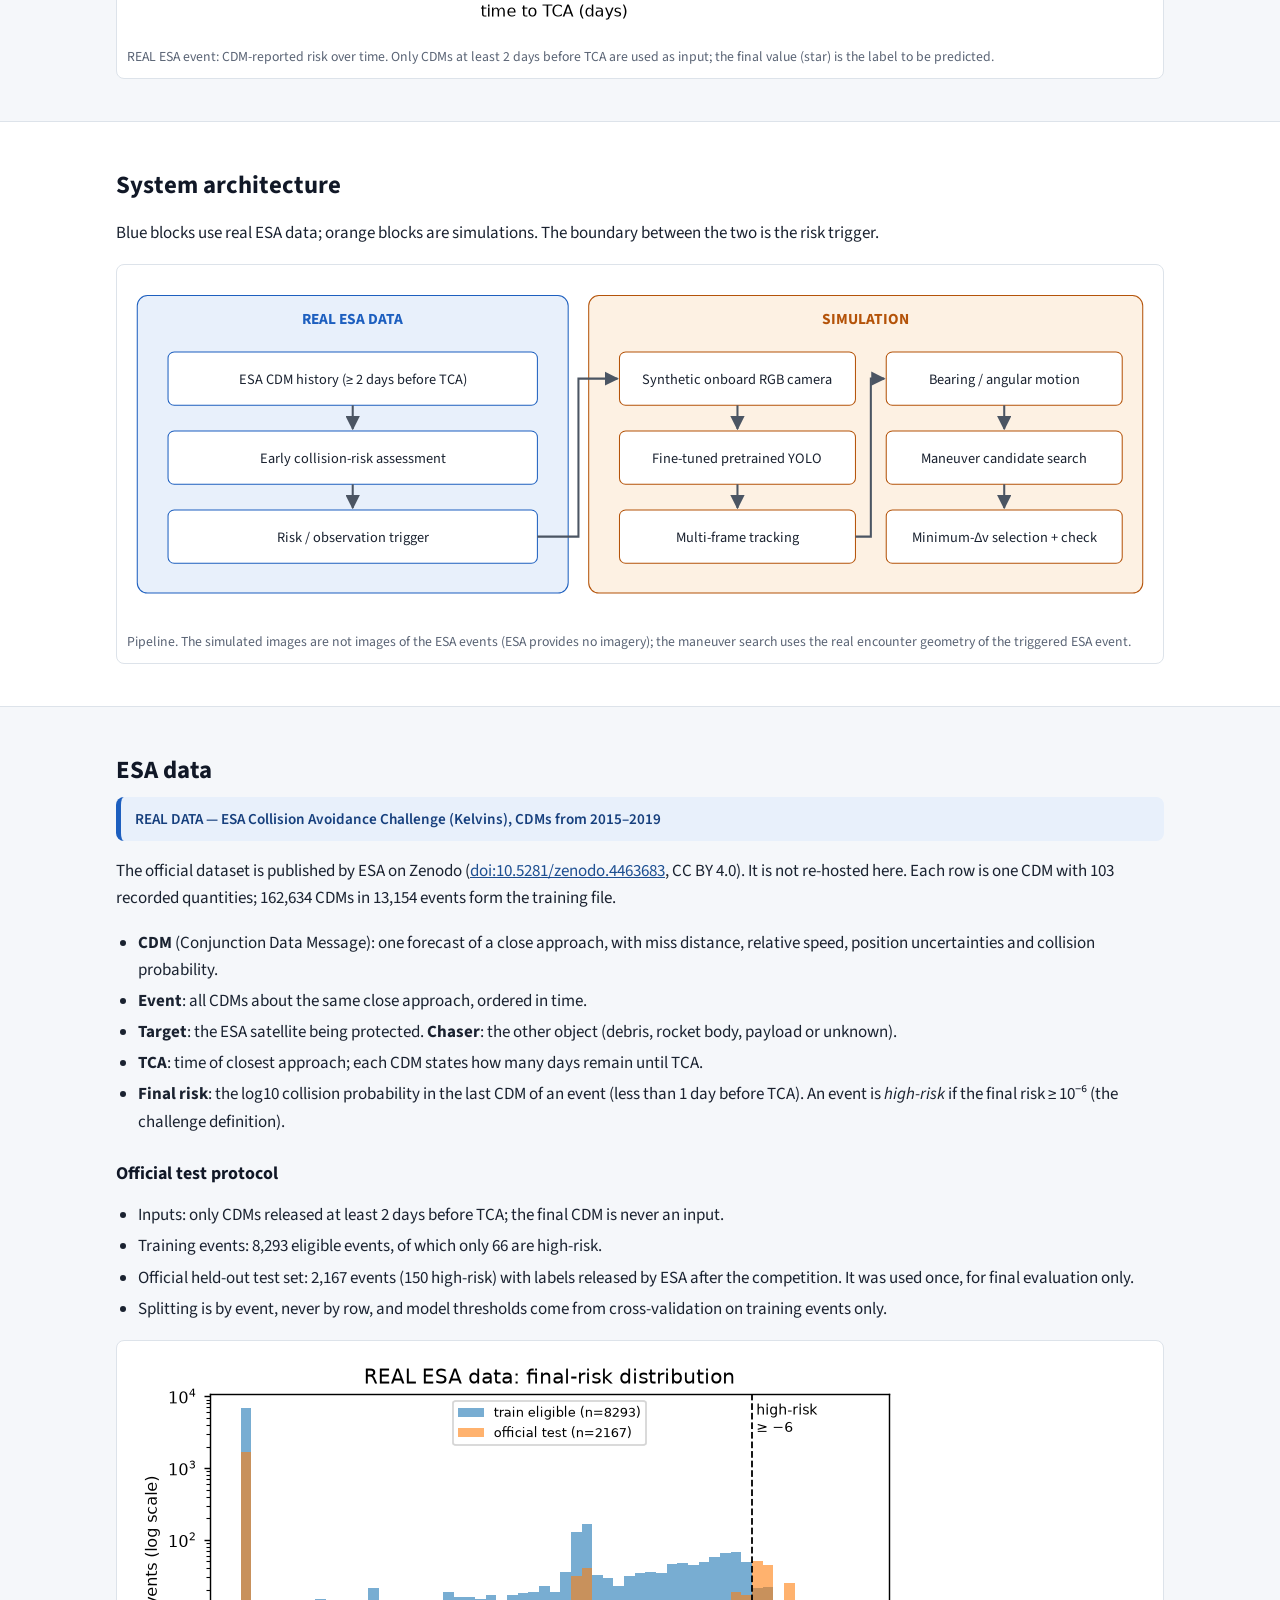
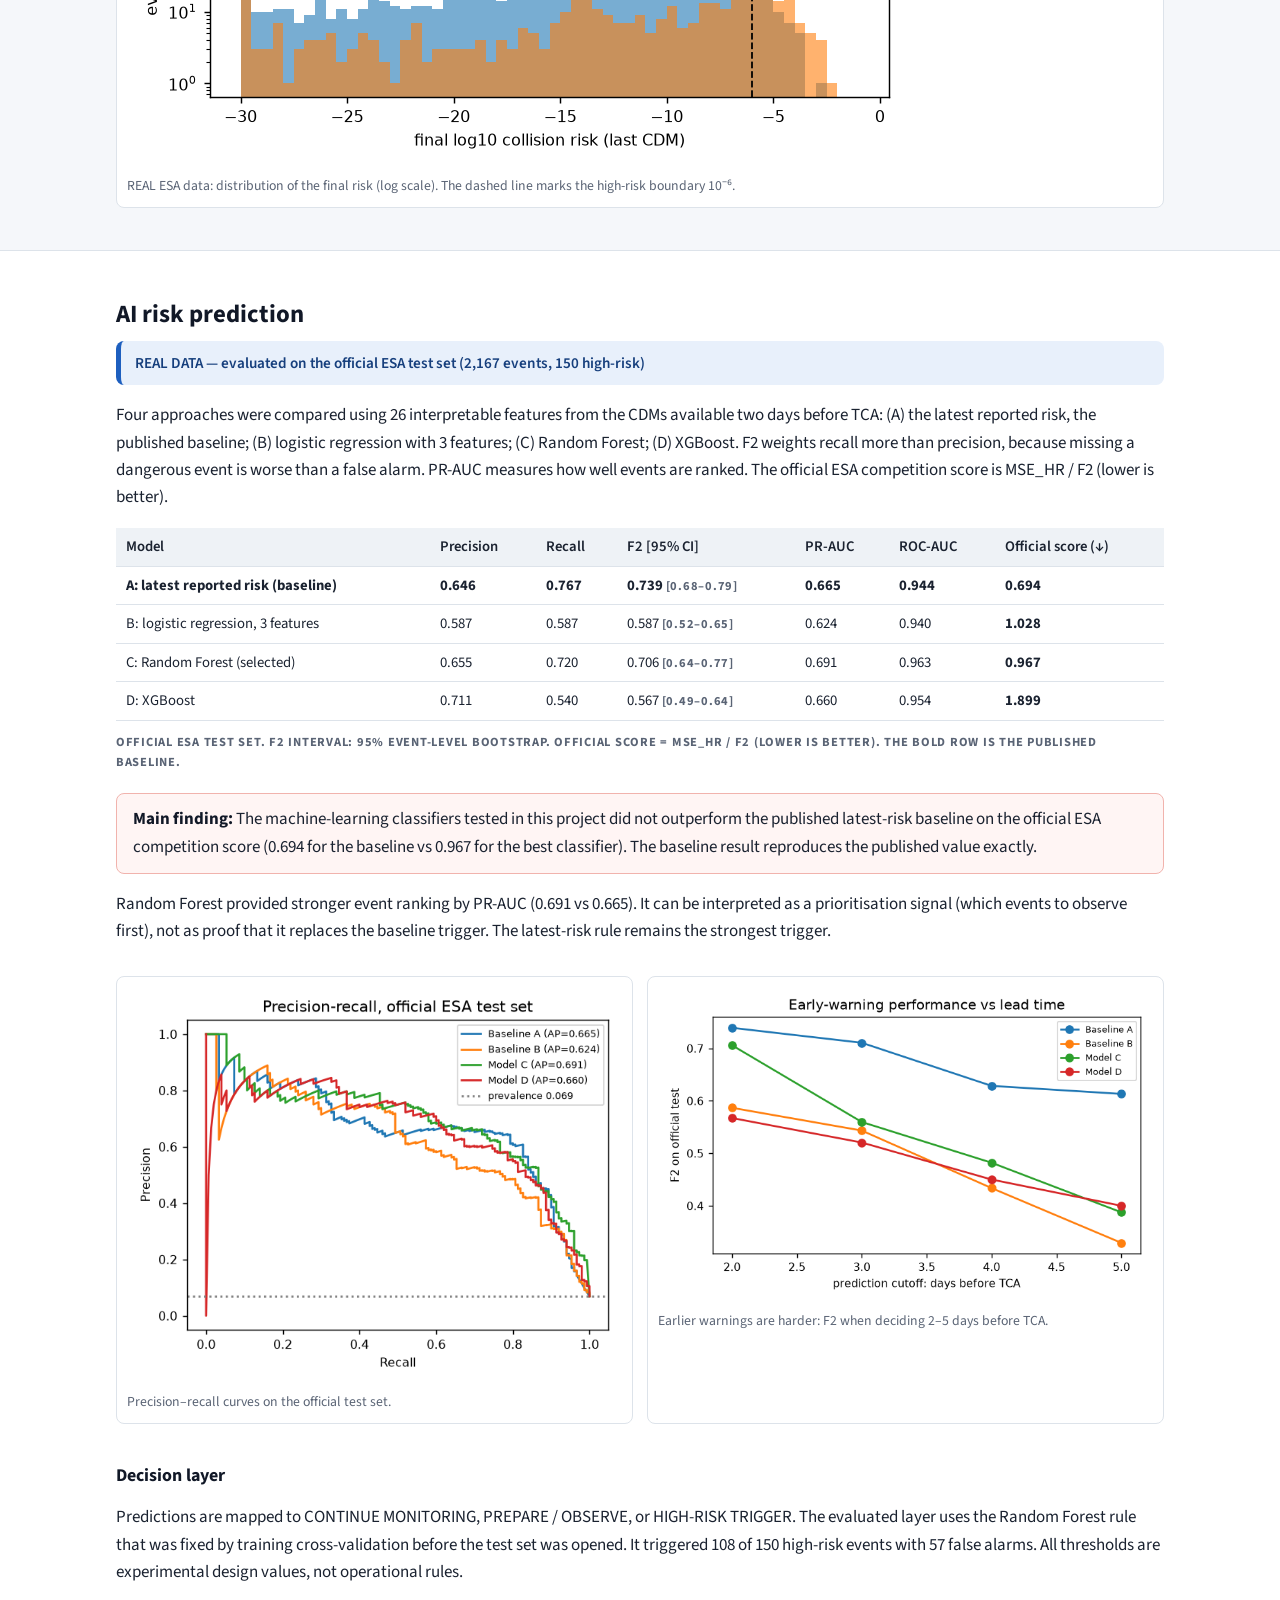
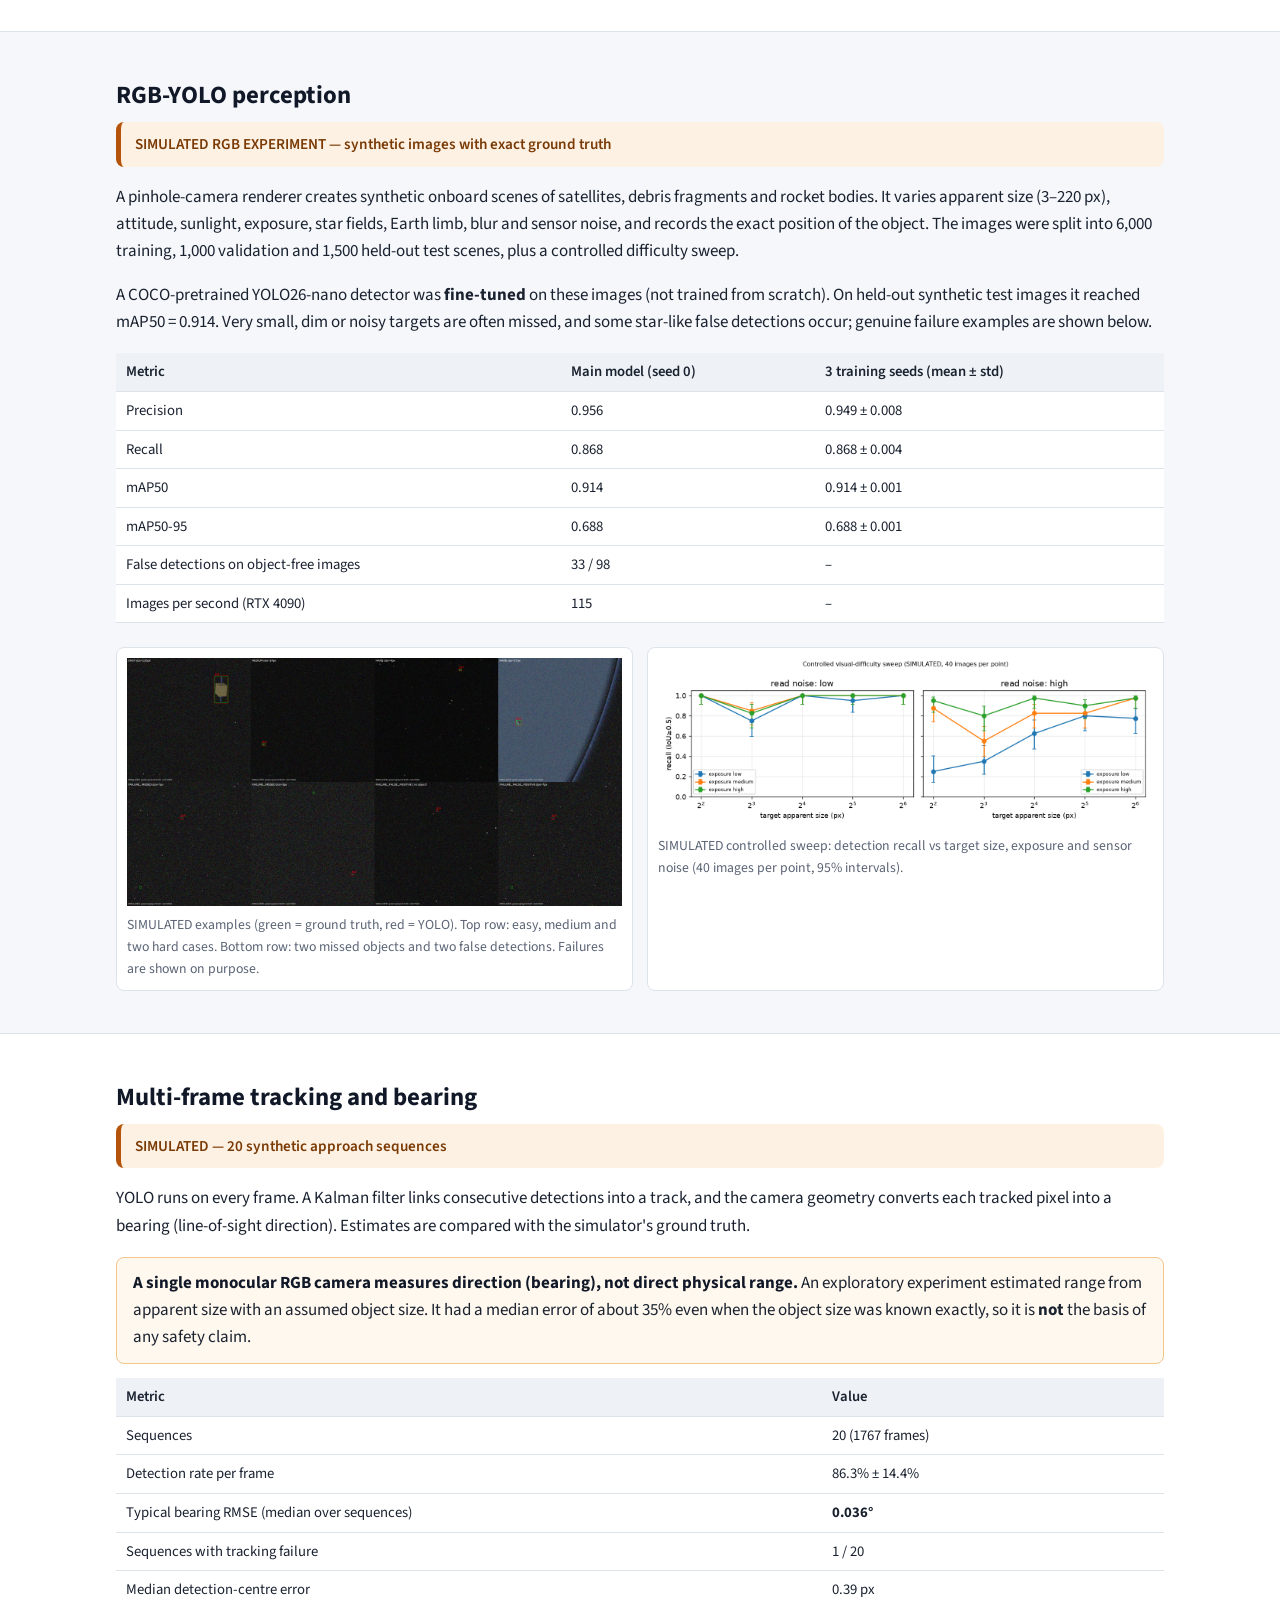
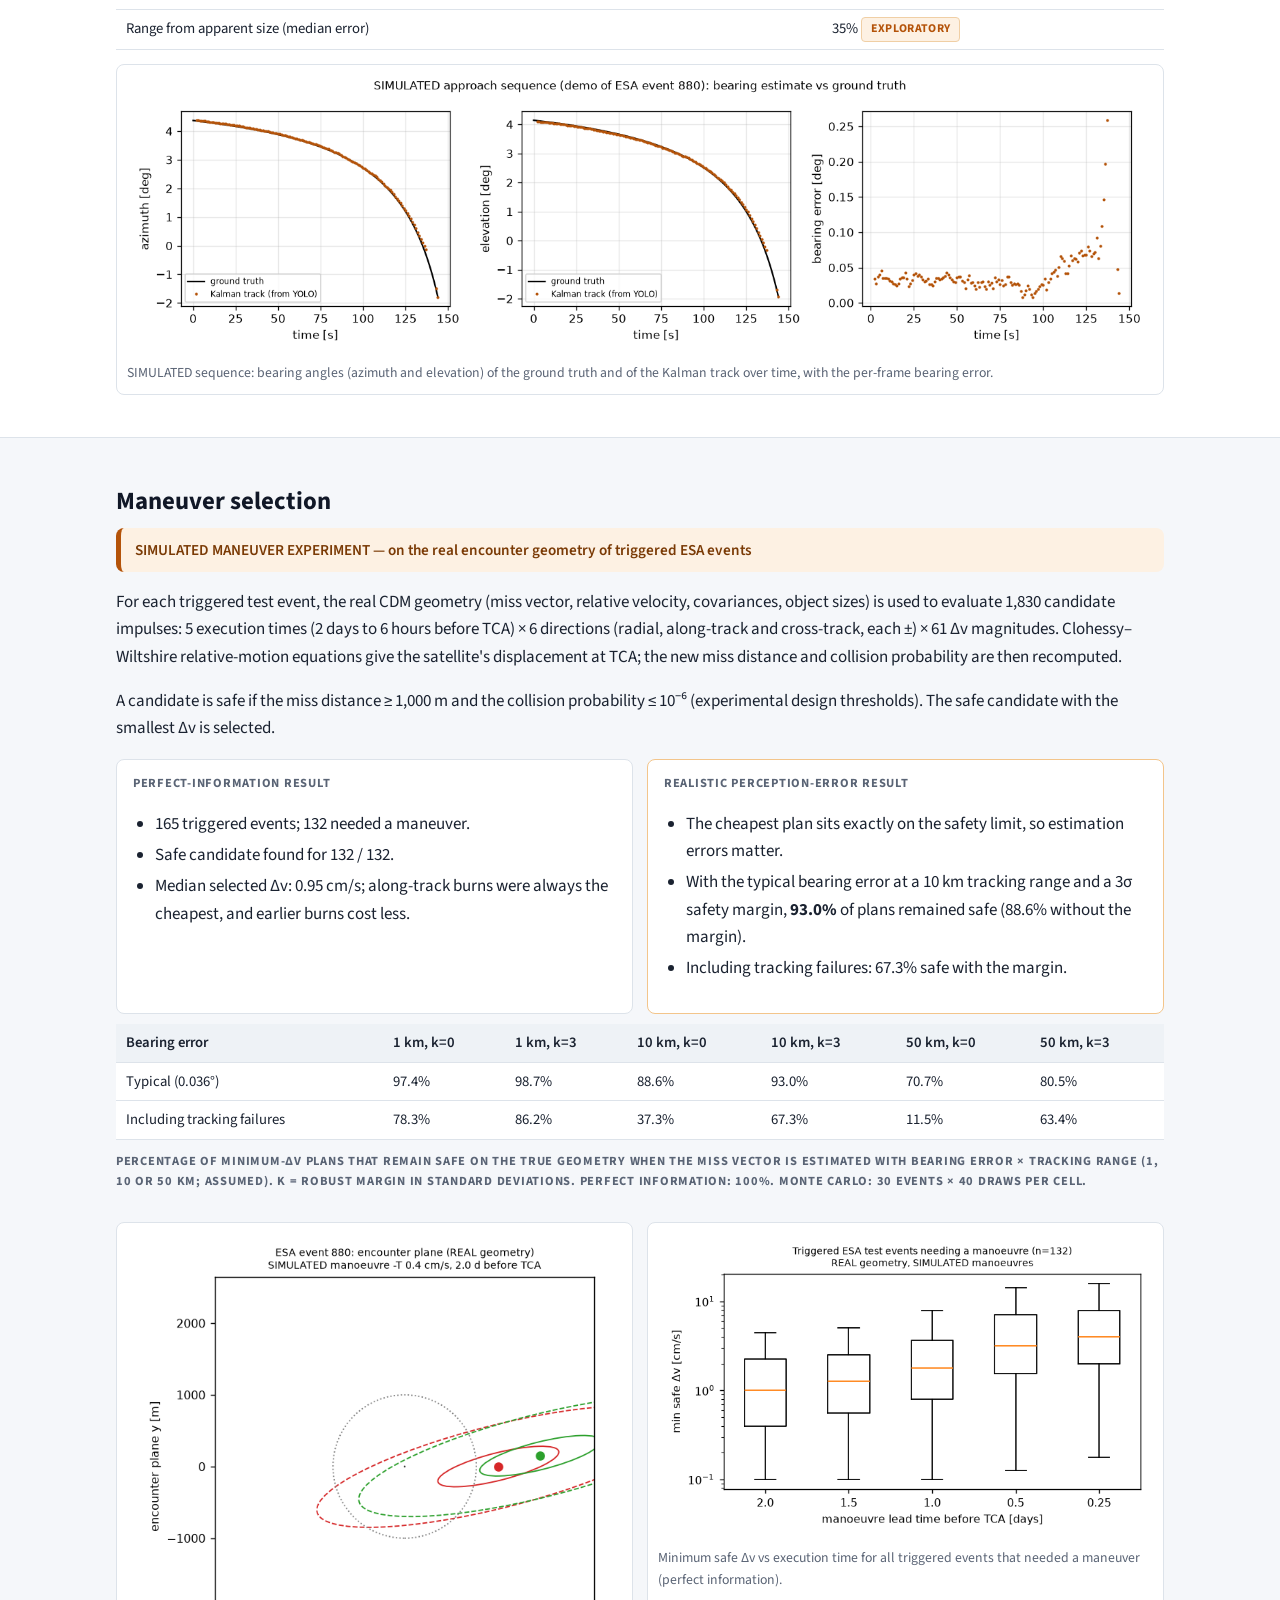
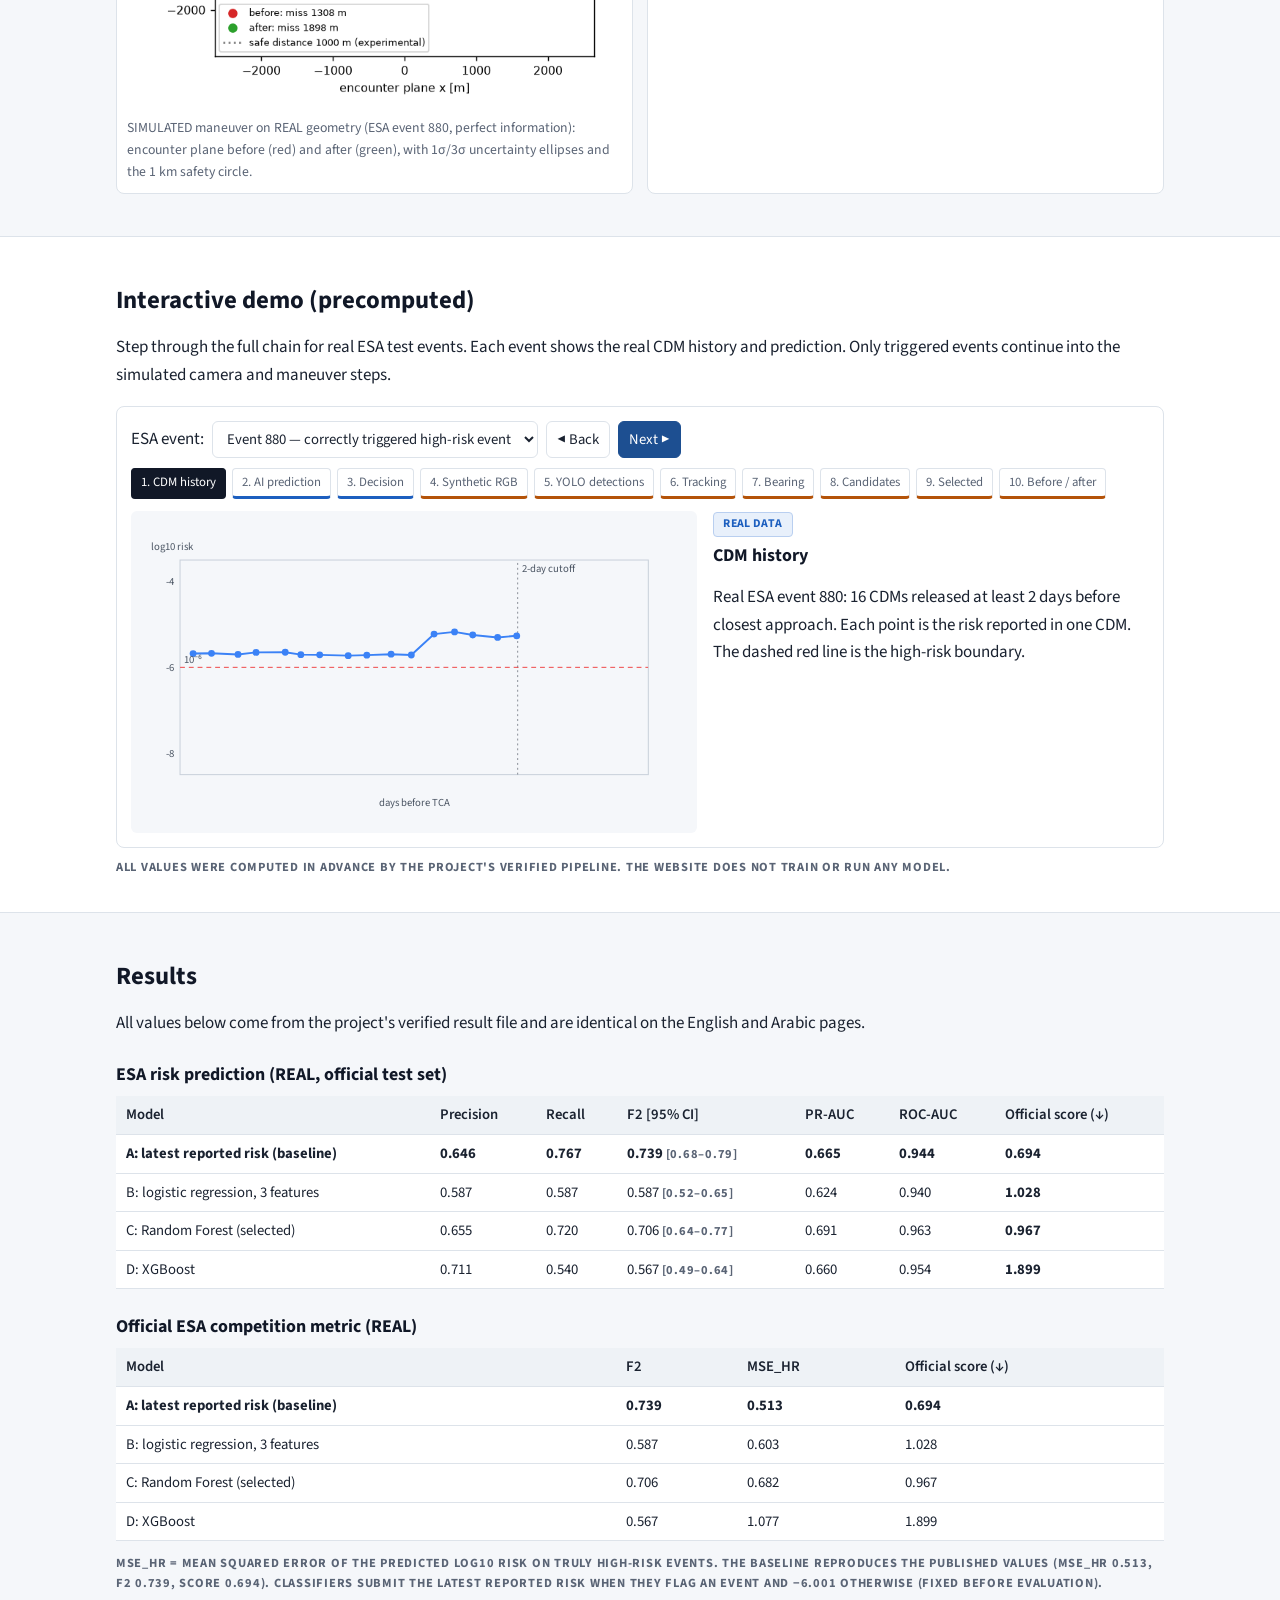
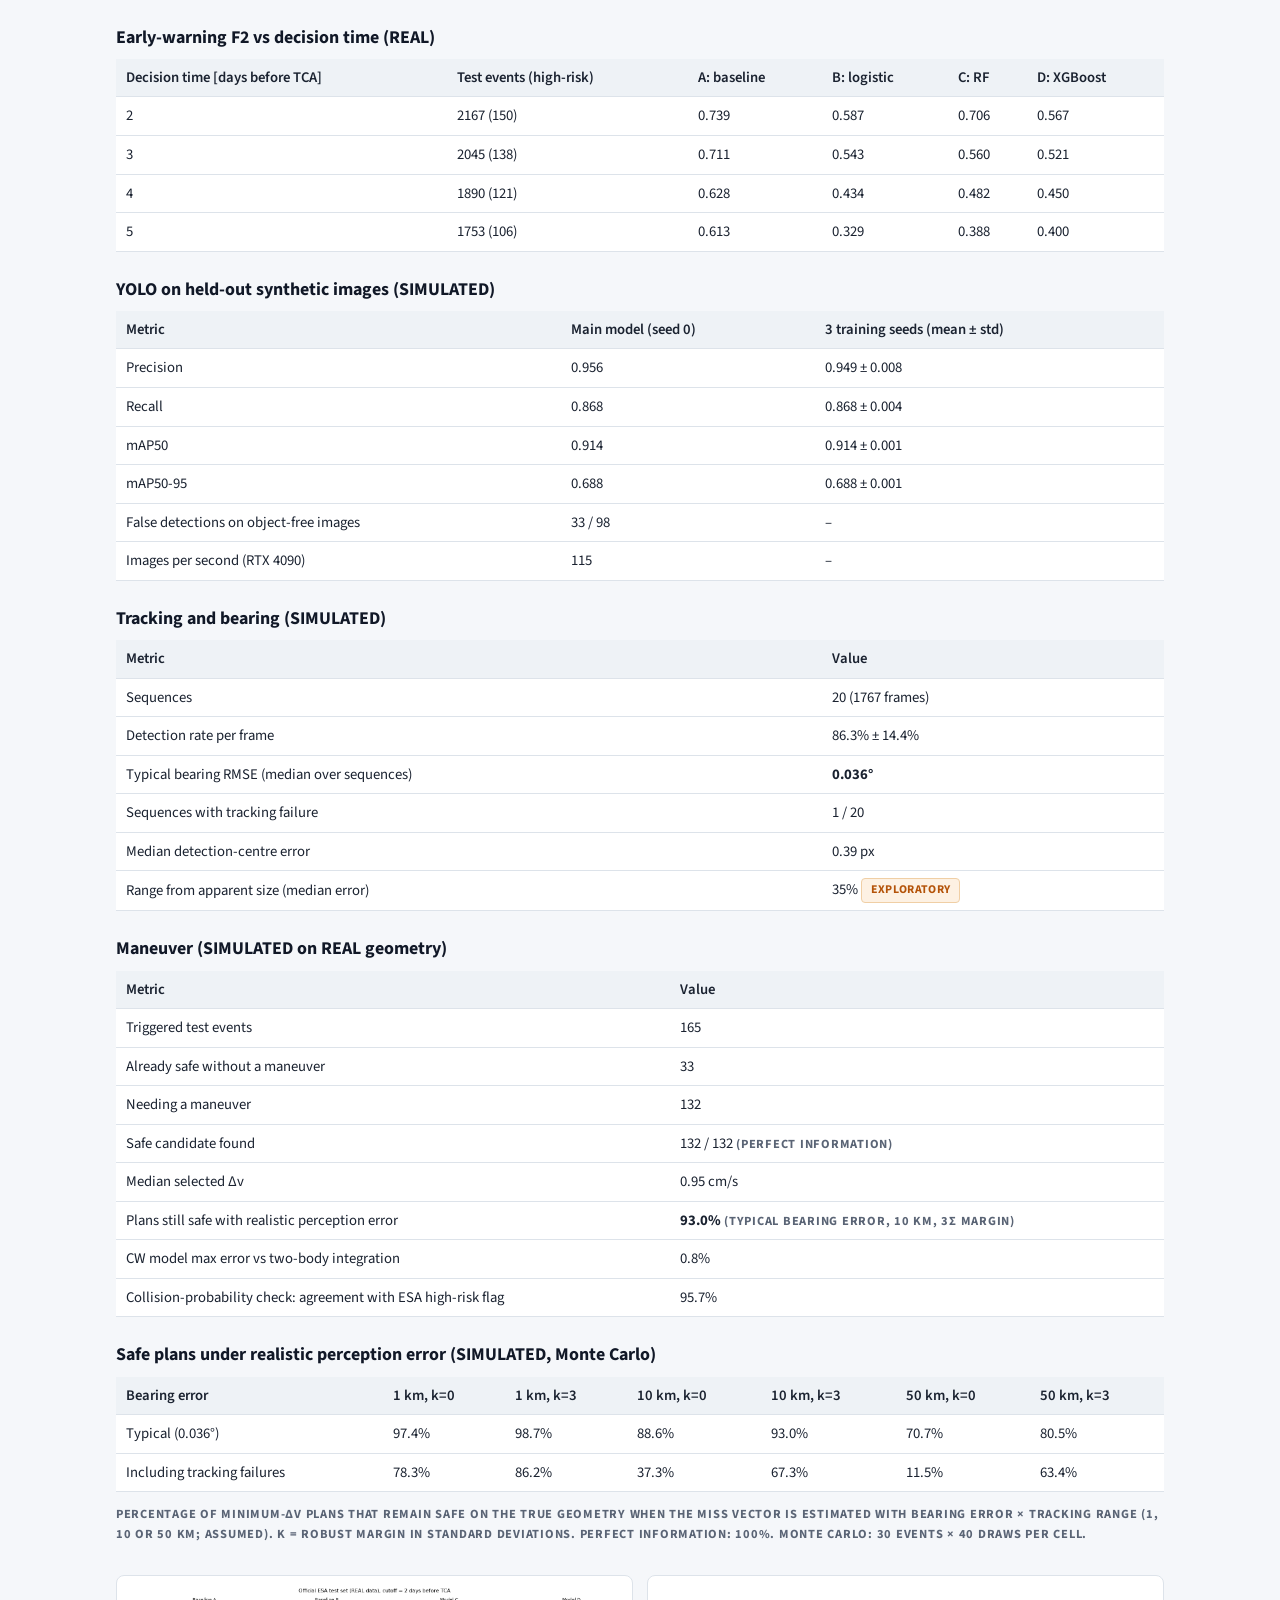
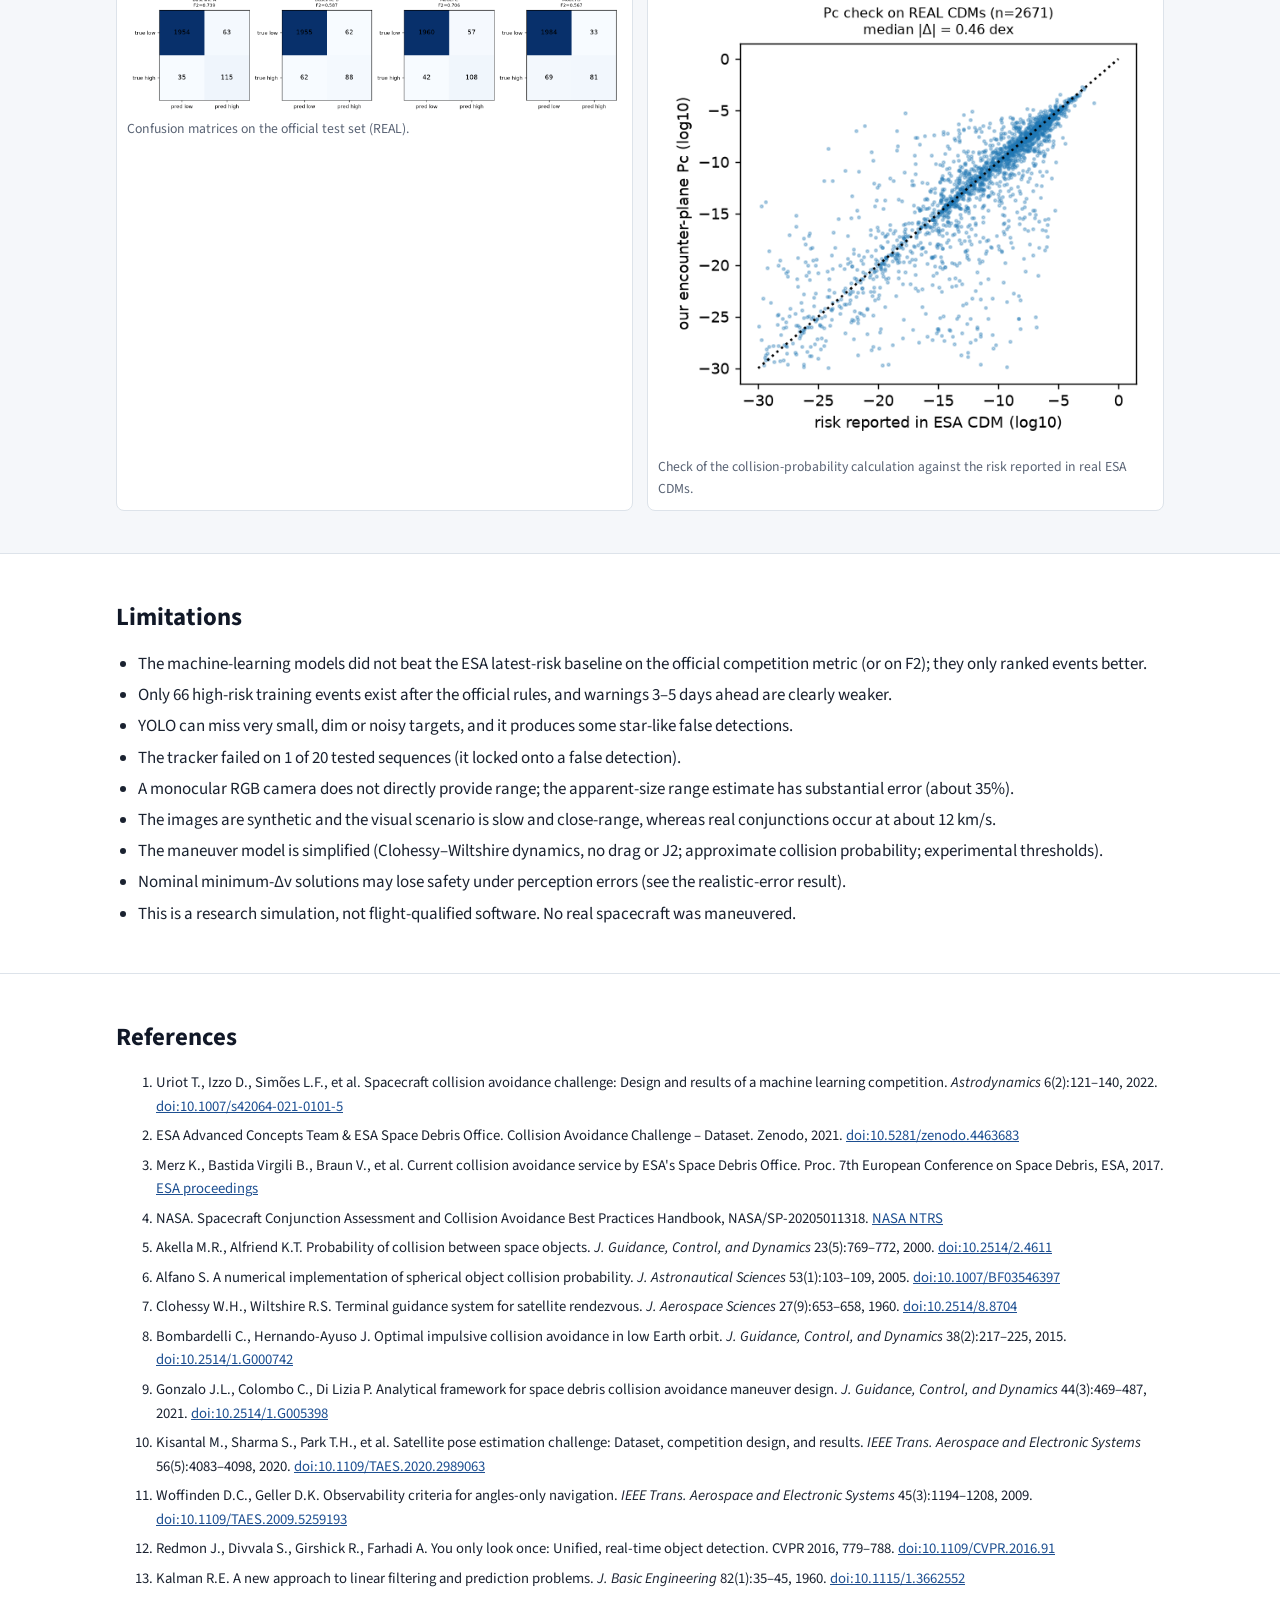
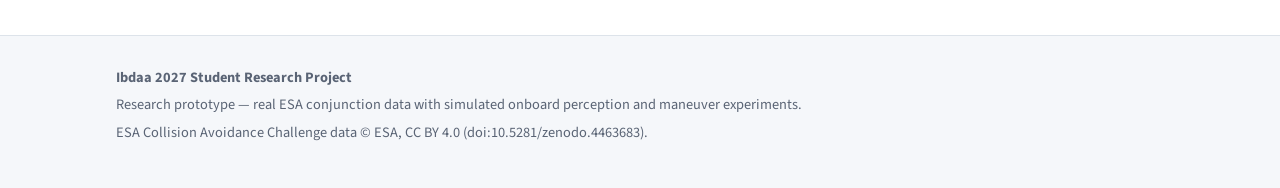
<file: en/index.html>
<!doctype html>
<html lang="en" dir="ltr">
<head>
<meta charset="utf-8">
<meta name="viewport" content="width=device-width, initial-scale=1">
<title>Early Collision-Risk Prediction from Real ESA Conjunction Data Linked to Simulated RGB-YOLO Perception and Minimum-Δv Avoidance Maneuver Selection</title>
<meta name="description" content="Student research prototype: real ESA conjunction data for early collision-risk prediction, linked to simulated onboard RGB-YOLO perception, tracking and minimum-Δv avoidance maneuver selection.">
<meta name="author" content="Ibdaa 2027 Student Research Project">
<link rel="alternate" hreflang="en" href="../en/">
<link rel="alternate" hreflang="ar" href="../ar/">
<link rel="preconnect" href="https://fonts.googleapis.com">
<link rel="preconnect" href="https://fonts.gstatic.com" crossorigin>
<link rel="stylesheet" href="https://fonts.googleapis.com/css2?family=Source+Sans+3:wght@400;600;700&family=Noto+Naskh+Arabic:wght@400;600;700&display=swap">
<link rel="stylesheet" href="../assets/css/style.css">
<link rel="icon" href="data:image/svg+xml,%3Csvg xmlns='http://www.w3.org/2000/svg' viewBox='0 0 32 32'%3E%3Ccircle cx='16' cy='16' r='5' fill='%231d4f91'/%3E%3Cellipse cx='16' cy='16' rx='14' ry='5' fill='none' stroke='%23b45309' stroke-width='2'/%3E%3C/svg%3E">
</head>
<body>
<header class="top"><div class="wrap">
  <a class="brand" href="#home" data-i18n="nav.brand"></a>
  <nav class="sections" aria-label="sections">
    <a href="#problem" data-i18n="nav.problem"></a><a href="#architecture" data-i18n="nav.architecture"></a>
    <a href="#data" data-i18n="nav.data"></a><a href="#prediction" data-i18n="nav.prediction"></a>
    <a href="#vision" data-i18n="nav.vision"></a><a href="#tracking" data-i18n="nav.tracking"></a>
    <a href="#maneuver" data-i18n="nav.maneuver"></a><a href="#demo-section" data-i18n="nav.demo"></a>
    <a href="#results" data-i18n="nav.results"></a><a href="#limitations" data-i18n="nav.limitations"></a>
    <a href="#references" data-i18n="nav.references"></a>
  </nav>
  <div class="lang"><span class="current" lang="en">English</span> | <a href="../ar/" lang="ar" hreflang="ar">العربية</a></div>
</div></header>

<main>
<!-- 1. HOME -->
<section class="hero" id="home"><div class="wrap">
  <div class="kicker" data-i18n="home.kicker"></div>
  <h1 data-i18n="home.title"></h1>
  <div class="attribution" data-i18n="home.attribution"></div>
  <p class="lead" data-i18n="home.lead"></p>
  <div class="disclosure">
    <div class="real-box"><span class="tag real" data-i18n="tag.real"></span><p data-i18n="home.real"></p></div>
    <div class="sim-box"><span class="tag sim" data-i18n="tag.sim"></span><p data-i18n="home.sim"></p></div>
  </div>
  <div class="btn-row">
    <a class="btn" href="#demo-section" data-i18n="home.cta_demo"></a>
    <a class="btn secondary" href="#results" data-i18n="home.cta_results"></a>
  </div>
  <div class="grid k4" style="margin-top:18px">
    <div class="card stat"><div class="v" data-stat="official_metric.A_latest_risk_baseline.score_MSE_HR_over_F2|3"></div><div class="k" data-i18n="home.k1"></div><div class="s" data-i18n="home.s1"></div></div>
    <div class="card stat"><div class="v" data-stat="yolo.test.mAP50|3"></div><div class="k" data-i18n="home.k2"></div><div class="s" data-i18n="home.s2"></div></div>
    <div class="card stat"><div class="v"><span data-stat="tracking.track_bearing_rmse_deg_median_over_sequences|3"></span>°</div><div class="k" data-i18n="home.k3"></div><div class="s" data-i18n="home.s3"></div></div>
    <div class="card stat"><div class="v" data-stat="error_propagation.safe_rate.typical_10km_k3|pct"></div><div class="k" data-i18n="home.k4"></div><div class="s" data-i18n="home.s4"></div></div>
  </div>
</div></section>

<!-- 2. PROBLEM -->
<section id="problem"><div class="wrap">
  <h2 data-i18n="problem.title"></h2>
  <p data-i18n="problem.p1"></p>
  <p data-i18n="problem.p2"></p>
  <p data-i18n="problem.p3"></p>
  <figure><img src="../assets/img/pred_temporal_example.png" alt="" loading="lazy"><figcaption data-i18n="problem.fig"></figcaption></figure>
</div></section>

<!-- 3. ARCHITECTURE -->
<section id="architecture"><div class="wrap">
  <h2 data-i18n="arch.title"></h2>
  <p data-i18n="arch.intro"></p>
  <figure>
  <svg class="arch" viewBox="0 0 1000 330" role="img" aria-labelledby="archcap" direction="ltr">
    <rect x="10" y="20" width="420" height="290" rx="10" fill="#e8f0fb" stroke="#1d5fbf"/>
    <rect x="450" y="20" width="540" height="290" rx="10" fill="#fdf1e3" stroke="#b45309"/>
    <text x="220" y="48" text-anchor="middle" style="font-weight:700;fill:#1d5fbf;font-size:15px" data-i18n="arch.real_zone"></text>
    <text x="720" y="48" text-anchor="middle" style="font-weight:700;fill:#b45309;font-size:15px" data-i18n="arch.sim_zone"></text>
    <g style="font-size:13px">
      <rect x="40" y="75" width="360" height="52" rx="6" fill="#fff" stroke="#1d5fbf"/><text x="220" y="106" text-anchor="middle" style="fill:#1a2230;font-size:14px" data-i18n="arch.b1"></text>
      <rect x="40" y="152" width="360" height="52" rx="6" fill="#fff" stroke="#1d5fbf"/><text x="220" y="183" text-anchor="middle" style="fill:#1a2230;font-size:14px" data-i18n="arch.b2"></text>
      <rect x="40" y="229" width="360" height="52" rx="6" fill="#fff" stroke="#1d5fbf"/><text x="220" y="260" text-anchor="middle" style="fill:#1a2230;font-size:14px" data-i18n="arch.b3"></text>
      <rect x="480" y="75" width="230" height="52" rx="6" fill="#fff" stroke="#b45309"/><text x="595" y="106" text-anchor="middle" style="fill:#1a2230;font-size:14px" data-i18n="arch.b4"></text>
      <rect x="480" y="152" width="230" height="52" rx="6" fill="#fff" stroke="#b45309"/><text x="595" y="183" text-anchor="middle" style="fill:#1a2230;font-size:14px" data-i18n="arch.b5"></text>
      <rect x="480" y="229" width="230" height="52" rx="6" fill="#fff" stroke="#b45309"/><text x="595" y="260" text-anchor="middle" style="fill:#1a2230;font-size:14px" data-i18n="arch.b6"></text>
      <rect x="740" y="75" width="230" height="52" rx="6" fill="#fff" stroke="#b45309"/><text x="855" y="106" text-anchor="middle" style="fill:#1a2230;font-size:14px" data-i18n="arch.b7"></text>
      <rect x="740" y="152" width="230" height="52" rx="6" fill="#fff" stroke="#b45309"/><text x="855" y="183" text-anchor="middle" style="fill:#1a2230;font-size:14px" data-i18n="arch.b8"></text>
      <rect x="740" y="229" width="230" height="52" rx="6" fill="#fff" stroke="#b45309"/><text x="855" y="260" text-anchor="middle" style="fill:#1a2230;font-size:14px" data-i18n="arch.b9"></text>
    </g>
    <g stroke="#4b5563" stroke-width="2" fill="none" marker-end="url(#ah)">
      <path d="M220 127 V150"/><path d="M220 204 V227"/>
      <path d="M400 255 H440 V101 H478"/>
      <path d="M595 127 V150"/><path d="M595 204 V227"/>
      <path d="M710 255 H725 V101 H738"/>
      <path d="M855 127 V150"/><path d="M855 204 V227"/>
    </g>
    <defs><marker id="ah" viewBox="0 0 10 10" refX="9" refY="5" markerWidth="7" markerHeight="7" orient="auto"><path d="M0 0 L10 5 L0 10z" fill="#4b5563"/></marker></defs>
  </svg>
  <figcaption id="archcap" data-i18n="arch.caption"></figcaption>
  </figure>
</div></section>

<!-- 4. ESA DATA -->
<section id="data"><div class="wrap">
  <h2 data-i18n="data.title"></h2>
  <div class="banner real" data-i18n="data.banner"></div>
  <p data-i18n="data.p1"></p>
  <ul class="clean" data-list="data.terms"></ul>
  <h3 data-i18n="data.protocol_title"></h3>
  <ul class="clean" data-list="data.protocol"></ul>
  <figure><img src="../assets/img/pred_risk_distribution.png" alt="" loading="lazy"><figcaption data-i18n="data.fig"></figcaption></figure>
</div></section>

<!-- 5. PREDICTION -->
<section id="prediction"><div class="wrap">
  <h2 data-i18n="pred.title"></h2>
  <div class="banner real" data-i18n="pred.banner"></div>
  <p data-i18n="pred.p1"></p>
  <div class="table-wrap" id="pred-table"></div>
  <div class="callout neg"><strong data-i18n="pred.neg_title"></strong> <span data-i18n="pred.neg"></span></div>
  <p data-i18n="pred.roles"></p>
  <div class="grid k2">
    <figure><img src="../assets/img/pred_pr_curves.png" alt="" loading="lazy"><figcaption data-i18n="pred.fig_pr"></figcaption></figure>
    <figure><img src="../assets/img/pred_early_warning.png" alt="" loading="lazy"><figcaption data-i18n="pred.fig_early"></figcaption></figure>
  </div>
  <h3 data-i18n="pred.decision_title"></h3>
  <p data-i18n="pred.decision_p"></p>
</div></section>

<!-- 6. RGB-YOLO -->
<section id="vision"><div class="wrap">
  <h2 data-i18n="vision.title"></h2>
  <div class="banner sim" data-i18n="vision.banner"></div>
  <p data-i18n="vision.p1"></p>
  <p data-i18n="vision.p2"></p>
  <div class="table-wrap" id="yolo-table"></div>
  <div class="grid k2">
    <figure><img src="../assets/img/yolo_examples.jpg" alt="" loading="lazy"><figcaption data-i18n="vision.fig_examples"></figcaption></figure>
    <figure><img src="../assets/img/yolo_sweep.png" alt="" loading="lazy"><figcaption data-i18n="vision.fig_sweep"></figcaption></figure>
  </div>
</div></section>

<!-- 7. TRACKING -->
<section id="tracking"><div class="wrap">
  <h2 data-i18n="tracking.title"></h2>
  <div class="banner sim" data-i18n="tracking.banner"></div>
  <p data-i18n="tracking.p1"></p>
  <div class="callout"><strong data-i18n="tracking.range_title"></strong> <span data-i18n="tracking.range"></span></div>
  <div class="table-wrap" id="track-table"></div>
  <figure><img src="../assets/img/tracking_bearing_event880.png" alt="" loading="lazy"><figcaption data-i18n="tracking.fig"></figcaption></figure>
</div></section>

<!-- 8. MANEUVER -->
<section id="maneuver"><div class="wrap">
  <h2 data-i18n="maneuver.title"></h2>
  <div class="banner sim" data-i18n="maneuver.banner"></div>
  <p data-i18n="maneuver.p1"></p>
  <p data-i18n="maneuver.p2"></p>
  <div class="grid k2">
    <div class="card"><div class="kicker" data-i18n="maneuver.perfect_title"></div><ul class="clean" data-list="maneuver.perfect"></ul></div>
    <div class="card" style="border-color:#f3c58b"><div class="kicker" data-i18n="maneuver.real_title"></div><ul class="clean" data-list="maneuver.realistic"></ul></div>
  </div>
  <div class="table-wrap" id="prop-table"></div>
  <div class="grid k2">
    <figure><img src="../assets/img/maneuver_encounter_plane.png" alt="" loading="lazy"><figcaption data-i18n="maneuver.fig_plane"></figcaption></figure>
    <figure><img src="../assets/img/maneuver_dv_vs_lead_time.png" alt="" loading="lazy"><figcaption data-i18n="maneuver.fig_lead"></figcaption></figure>
  </div>
</div></section>

<!-- 9. DEMO -->
<section id="demo-section"><div class="wrap">
  <h2 data-i18n="demo.title"></h2>
  <p data-i18n="demo.intro"></p>
  <div class="demo" id="demo">
    <div class="demo-controls">
      <label for="demo-event" data-i18n="demo.choose"></label>
      <select id="demo-event"></select>
      <button id="demo-prev" data-i18n="demo.prev"></button>
      <button id="demo-next" class="primary" data-i18n="demo.next"></button>
    </div>
    <div class="steps" id="demo-steps"></div>
    <div class="stage"><div class="viz" id="demo-viz"></div><div class="explain" id="demo-explain"></div></div>
  </div>
  <p class="kicker" style="margin-top:10px" data-i18n="demo.precomputed"></p>
</div></section>

<!-- 10. RESULTS -->
<section id="results"><div class="wrap">
  <h2 data-i18n="results.title"></h2>
  <p data-i18n="results.intro"></p>
  <h3 data-i18n="results.h_pred"></h3><div class="table-wrap" id="res-pred"></div>
  <h3 data-i18n="results.h_official"></h3><div class="table-wrap" id="res-official"></div>
  <h3 data-i18n="results.h_early"></h3><div class="table-wrap" id="res-early"></div>
  <h3 data-i18n="results.h_yolo"></h3><div class="table-wrap" id="res-yolo"></div>
  <h3 data-i18n="results.h_track"></h3><div class="table-wrap" id="res-track"></div>
  <h3 data-i18n="results.h_man"></h3><div class="table-wrap" id="res-man"></div>
  <h3 data-i18n="results.h_prop"></h3><div class="table-wrap" id="res-prop"></div>
  <div class="grid k2">
    <figure><img src="../assets/img/pred_confusion_matrices.png" alt="" loading="lazy"><figcaption data-i18n="results.fig_cm"></figcaption></figure>
    <figure><img src="../assets/img/maneuver_pc_validation.png" alt="" loading="lazy"><figcaption data-i18n="results.fig_pc"></figcaption></figure>
  </div>
</div></section>

<!-- 11. LIMITATIONS -->
<section id="limitations"><div class="wrap">
  <h2 data-i18n="limits.title"></h2>
  <ul class="clean" data-list="limits.items"></ul>
</div></section>

<!-- optional section, rendered only if its text exists in the language file (e.g. acknowledgements added later) -->
<section id="acknowledgements" hidden><div class="wrap">
  <h2 data-i18n="ack.title"></h2>
  <div data-i18n="ack.body"></div>
</div></section>

<!-- 12. REFERENCES -->
<section id="references"><div class="wrap">
  <h2 data-i18n="refs.title"></h2>
  <ol class="refs" id="ref-list"></ol>
</div></section>
</main>

<footer><div class="wrap">
  <p><strong data-i18n="footer.line1"></strong></p>
  <p data-i18n="footer.line2"></p>
  <p data-i18n="footer.data"></p>
</div></footer>
<script src="../assets/js/app.js"></script>
</body>
</html>
</file>
<file: assets/css/style.css>
:root {
  --bg: #ffffff;
  --bg-soft: #f5f7fa;
  --panel: #ffffff;
  --text: #1a2230;
  --muted: #5a6475;
  --line: #dde3ea;
  --accent: #1d4f91;
  --real: #1d5fbf;
  --real-bg: #e8f0fb;
  --sim: #b45309;
  --sim-bg: #fdf1e3;
  --ok: #1f7a43;
  --bad: #b42318;
  --warn: #a15c07;
  --radius: 8px;
  --maxw: 1080px;
  --font: "Source Sans 3", "Segoe UI", system-ui, -apple-system, sans-serif;
  --font-ar: "Noto Naskh Arabic", "Noto Sans Arabic", "Segoe UI", Tahoma, sans-serif;
}
* { box-sizing: border-box; }
html { scroll-behavior: smooth; }
body { margin: 0; background: var(--bg); color: var(--text); font-family: var(--font); font-size: 17px; line-height: 1.6; }
html[lang="ar"] body { font-family: var(--font-ar); font-size: 18px; line-height: 1.9; }
a { color: var(--accent); }
img { max-width: 100%; height: auto; display: block; }
h1, h2, h3 { line-height: 1.3; color: #111827; }
.wrap { max-width: var(--maxw); margin: 0 auto; padding: 0 16px; }

/* header */
header.top { position: sticky; top: 0; z-index: 20; background: rgba(255,255,255,.96); border-bottom: 1px solid var(--line); }
.top .wrap { display: flex; align-items: center; gap: 18px; min-height: 54px; }
.brand { font-weight: 700; font-size: .95rem; white-space: nowrap; color: var(--text); text-decoration: none; }
nav.sections { display: flex; gap: 14px; overflow-x: auto; flex: 1; font-size: .86rem; scrollbar-width: none; }
nav.sections a { color: var(--muted); text-decoration: none; white-space: nowrap; }
nav.sections a:hover { color: var(--accent); }
.lang { font-size: .9rem; white-space: nowrap; }
.lang a, .lang span { padding: 2px 4px; }
.lang .current { font-weight: 700; color: var(--text); }

section { padding: 48px 0 28px; border-bottom: 1px solid var(--line); }
section:nth-of-type(even) { background: var(--bg-soft); }
section h2 { font-size: 1.55rem; margin: 0 0 6px; }
section h3 { font-size: 1.12rem; margin: 26px 0 8px; }
.kicker { font-size: .78rem; font-weight: 700; letter-spacing: .06em; text-transform: uppercase; color: var(--muted); margin-bottom: 6px; }
html[lang="ar"] .kicker { letter-spacing: 0; }
.lead { font-size: 1.08rem; color: #333d4d; max-width: 860px; }

/* home */
.hero { padding-top: 40px; background: var(--bg) !important; }
.hero h1 { font-size: clamp(1.45rem, 3.2vw, 2.15rem); margin: 6px 0 10px; max-width: 920px; }
.attribution { color: var(--muted); font-size: .98rem; margin-bottom: 14px; }
.btn { display: inline-block; background: var(--accent); color: #fff; text-decoration: none; padding: 10px 18px; border-radius: 6px; font-weight: 600; border: 0; cursor: pointer; font: inherit; }
.btn.secondary { background: #fff; color: var(--accent); border: 1px solid var(--accent); }
.btn-row { display: flex; gap: 10px; flex-wrap: wrap; margin: 18px 0 8px; }

/* real / simulated labels */
.tag { display: inline-block; font-size: .74rem; font-weight: 700; padding: 2px 9px; border-radius: 4px; letter-spacing: .03em; vertical-align: middle; }
html[lang="ar"] .tag { letter-spacing: 0; }
.tag.real { background: var(--real-bg); color: var(--real); border: 1px solid #b9cff0; }
.tag.sim { background: var(--sim-bg); color: var(--sim); border: 1px solid #f0cfa5; }
.banner { border-radius: var(--radius); padding: 10px 14px; margin: 10px 0 16px; font-weight: 600; font-size: .95rem; }
.banner.real { background: var(--real-bg); color: #163f7d; border-inline-start: 5px solid var(--real); }
.banner.sim { background: var(--sim-bg); color: #7a3a05; border-inline-start: 5px solid var(--sim); }
.disclosure { display: grid; grid-template-columns: 1fr 1fr; gap: 12px; margin: 16px 0; }
.disclosure > div { padding: 12px 14px; border-radius: var(--radius); }
.disclosure .real-box { background: var(--real-bg); border-inline-start: 5px solid var(--real); }
.disclosure .sim-box { background: var(--sim-bg); border-inline-start: 5px solid var(--sim); }
.disclosure p { margin: 4px 0 0; }

/* cards / grids */
.grid { display: grid; gap: 14px; }
.k4 { grid-template-columns: repeat(4, 1fr); }
.k3 { grid-template-columns: repeat(3, 1fr); }
.k2 { grid-template-columns: repeat(2, 1fr); }
.card { background: var(--panel); border: 1px solid var(--line); border-radius: var(--radius); padding: 14px 16px; }
.stat .v { font-size: 1.6rem; font-weight: 700; font-variant-numeric: tabular-nums; color: #111827; }
.stat .k { font-size: .9rem; color: var(--text); }
.stat .s { font-size: .78rem; color: var(--muted); margin-top: 2px; }
.callout { border: 1px solid #f3c58b; background: #fff8ee; border-radius: var(--radius); padding: 12px 16px; margin: 14px 0; }
.callout.neg { border-color: #f1b3ad; background: #fff5f4; }
.callout strong { color: #111827; }

/* tables / figures */
.table-wrap { overflow-x: auto; margin: 10px 0; }
table { border-collapse: collapse; width: 100%; font-size: .92rem; font-variant-numeric: tabular-nums; background: #fff; }
th, td { padding: 7px 10px; border-bottom: 1px solid var(--line); text-align: start; }
th { background: #eef2f6; font-weight: 600; }
tr.best td { font-weight: 700; }
caption { caption-side: bottom; text-align: start; color: var(--muted); font-size: .82rem; padding-top: 6px; }
figure { margin: 14px 0; background: #fff; border: 1px solid var(--line); border-radius: var(--radius); padding: 10px; }
figcaption { color: var(--muted); font-size: .86rem; margin-top: 8px; }
ul.clean { padding-inline-start: 22px; }
ul.clean li { margin: 4px 0; }
ol.refs li { margin: 6px 0; font-size: .92rem; }

/* architecture diagram */
.arch { width: 100%; height: auto; }
.arch text { font-family: inherit; }

/* demo */
.demo { background: #fff; border: 1px solid var(--line); border-radius: var(--radius); padding: 14px; }
.demo-controls { display: flex; flex-wrap: wrap; gap: 8px; align-items: center; margin-bottom: 10px; }
.demo-controls select, .demo-controls button { font: inherit; font-size: .92rem; padding: 6px 10px; border: 1px solid var(--line); border-radius: 6px; background: #fff; color: var(--text); cursor: pointer; }
.demo-controls button.primary { background: var(--accent); border-color: var(--accent); color: #fff; }
.steps { display: flex; flex-wrap: wrap; gap: 6px; margin-bottom: 12px; }
.steps button { font: inherit; font-size: .8rem; padding: 3px 9px; border-radius: 4px; border: 1px solid var(--line); background: #fff; color: var(--muted); cursor: pointer; }
.steps button.real-step { border-bottom: 3px solid var(--real); }
.steps button.sim-step { border-bottom: 3px solid var(--sim); }
.steps button.active { background: #111827; border-color: #111827; color: #fff; }
.steps button:disabled { opacity: .35; cursor: default; }
.stage { display: grid; grid-template-columns: 1.3fr 1fr; gap: 16px; align-items: start; }
.viz { background: var(--bg-soft); border-radius: 6px; padding: 10px; min-height: 260px; }
.explain h3 { margin-top: 6px; }
.state-pill { display: inline-block; padding: 6px 14px; border-radius: 4px; font-weight: 700; color: #fff; }
.state-HIGH_RISK_TRIGGER { background: var(--bad); }
.state-PREPARE_OBSERVATION { background: var(--warn); }
.state-CONTINUE_MONITORING { background: var(--ok); }
svg text { fill: #4b5563; font-size: 11px; }
svg .axis { stroke: #c7cfd9; }
input[type="range"] { width: 100%; }

footer { padding: 26px 0 40px; color: var(--muted); font-size: .9rem; background: var(--bg-soft); }
footer p { margin: 4px 0; }

@media (max-width: 860px) {
  .k4 { grid-template-columns: repeat(2, 1fr); }
  .k3, .k2, .disclosure, .stage { grid-template-columns: 1fr; }
  nav.sections { display: none; }
  body { font-size: 16px; }
}

body.only-demo main > section:not(#demo-section), body.only-demo footer { display: none; }
body.only-demo #demo-section { padding-top: 14px; }

/* prevent horizontal overflow on small screens */
.grid > *, .stage > *, .disclosure > * { min-width: 0; }
.demo-controls select { max-width: 100%; }
h1, h2, p, li, td { overflow-wrap: anywhere; }
@media (max-width: 860px) {
  .demo-controls select { width: 100%; }
  .top .wrap { gap: 10px; }
  .brand { font-size: .85rem; overflow: hidden; text-overflow: ellipsis; }
}
</file>
